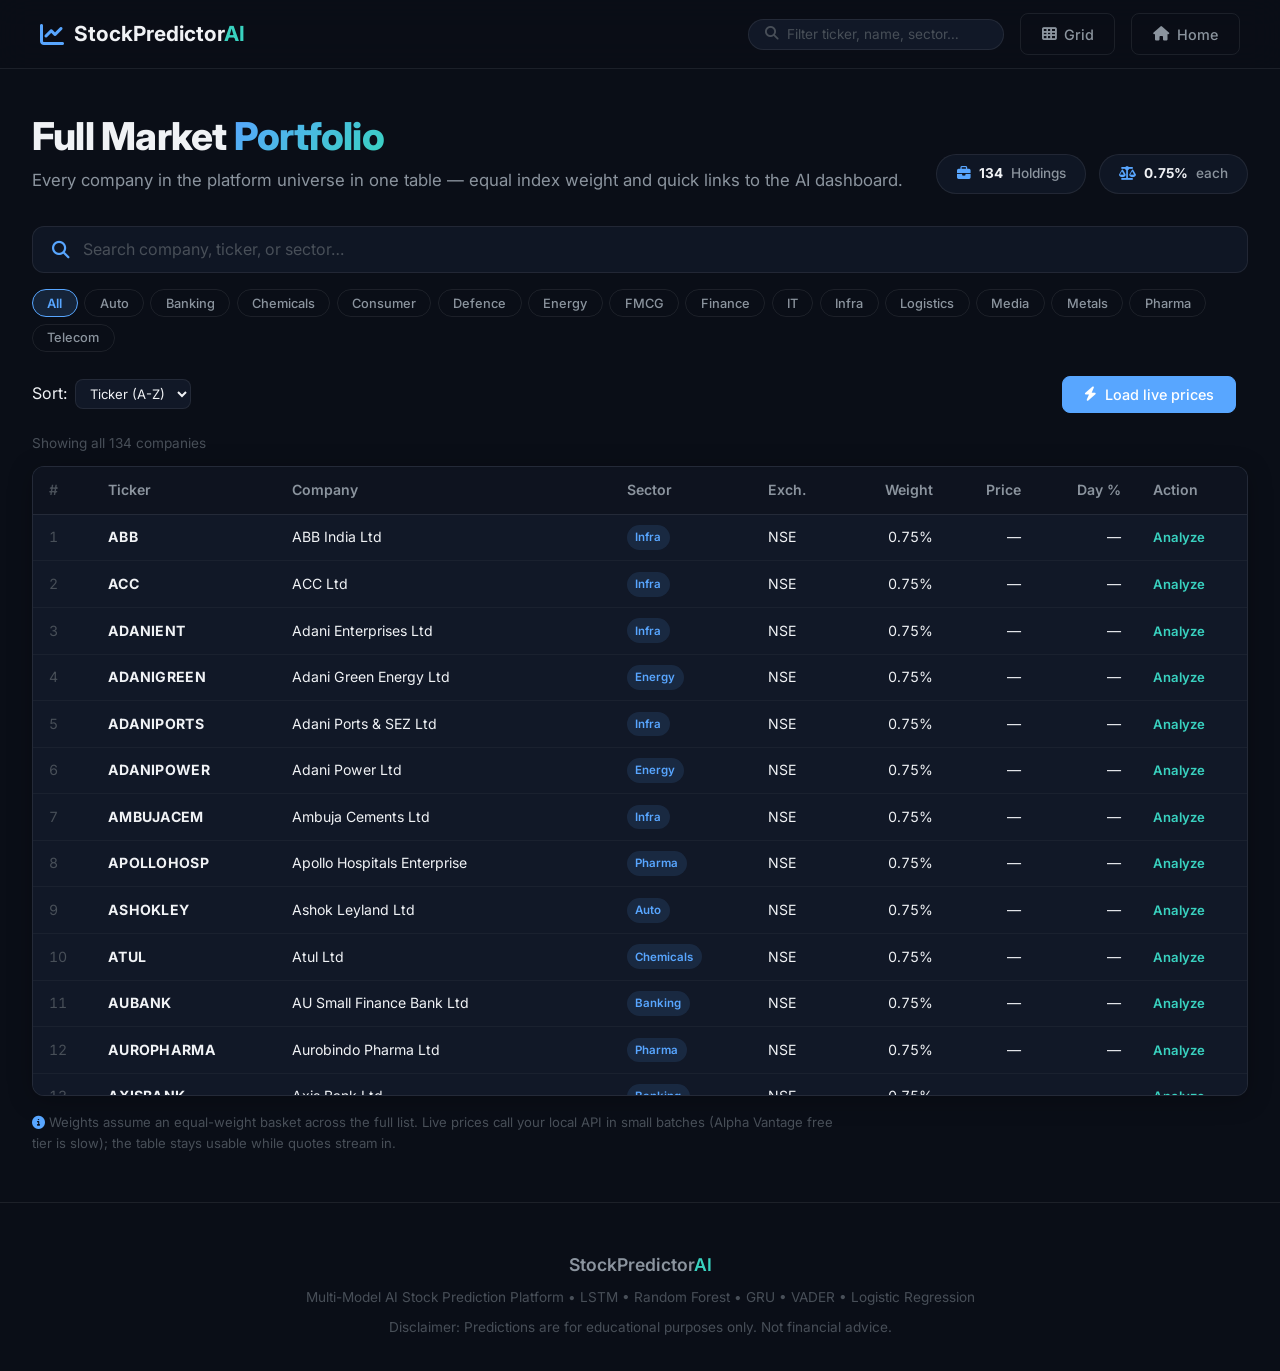
<file: portfolio.html>
<!DOCTYPE html>
<html lang="en">
<head>
    <meta charset="UTF-8">
    <meta name="viewport" content="width=device-width, initial-scale=1.0">
    <title>Full Portfolio — All Companies | StockPredictor AI</title>
    <meta name="description" content="Equal-weight style view of every company in the StockPredictor universe with optional live quotes from your local API.">
    <link rel="stylesheet" href="style.css">
    <link rel="stylesheet" href="stocks.css">
    <link rel="stylesheet" href="portfolio.css">
    <link href="https://fonts.googleapis.com/css2?family=Inter:wght@300;400;500;600;700;800&display=swap" rel="stylesheet">
    <link rel="stylesheet" href="https://cdnjs.cloudflare.com/ajax/libs/font-awesome/6.5.1/css/all.min.css">
</head>
<body>

    <nav class="navbar" id="navbar">
        <a href="index.html" class="logo" style="text-decoration:none;">
            <i class="fas fa-chart-line"></i> <span>StockPredictor<span style="color: var(--accent-cyan);">AI</span></span>
        </a>
        <div class="nav-right">
            <div class="search-bar-nav">
                <i class="fas fa-search"></i>
                <input type="text" id="navSearchInput" placeholder="Filter ticker, name, sector…" autocomplete="off">
            </div>
            <a href="stocks.html" class="btn-antd btn-ghost" style="text-decoration:none;"><i class="fas fa-th"></i> Grid</a>
            <a href="index.html" class="btn-antd btn-ghost" style="text-decoration:none;"><i class="fas fa-home"></i> Home</a>
        </div>
    </nav>

    <main class="stocks-main">
        <div class="stocks-header">
            <div>
                <h1>Full Market <span class="highlight">Portfolio</span></h1>
                <p>Every company in the platform universe in one table — equal index weight and quick links to the AI dashboard.</p>
            </div>
            <div class="stocks-stats">
                <div class="stat-pill">
                    <i class="fas fa-briefcase"></i>
                    <span id="totalCount">0</span> Holdings
                </div>
                <div class="stat-pill">
                    <i class="fas fa-scale-balanced"></i>
                    <span id="weightEach">0%</span> each
                </div>
            </div>
        </div>

        <div class="filter-bar">
            <div class="search-box">
                <i class="fas fa-search"></i>
                <input type="text" id="searchInput" placeholder="Search company, ticker, or sector…" autocomplete="off">
            </div>
            <div class="sector-filters" id="sectorFilters">
                <button class="sector-btn active" data-sector="all">All</button>
            </div>
        </div>

        <div class="portfolio-toolbar">
            <div class="sort-controls" style="margin:0;">
                <label>Sort:</label>
                <select id="sortSelect">
                    <option value="ticker">Ticker (A-Z)</option>
                    <option value="ticker_desc">Ticker (Z-A)</option>
                    <option value="name">Name (A-Z)</option>
                    <option value="name_desc">Name (Z-A)</option>
                    <option value="sector">Sector</option>
                </select>
            </div>
            <div style="display:flex; flex-wrap:wrap; gap:0.75rem; align-items:center;">
                <button type="button" class="btn-antd" id="refreshQuotesBtn"><i class="fas fa-bolt"></i> Load live prices</button>
                <span class="portfolio-quote-meta" id="quoteProgress"></span>
            </div>
        </div>

        <div class="results-info" style="margin-bottom:0.75rem;">
            <span id="resultsText">Showing all companies</span>
        </div>

        <div class="portfolio-table-wrap">
            <table class="portfolio-table" aria-label="Full portfolio of companies">
                <thead>
                    <tr>
                        <th class="col-num">#</th>
                        <th>Ticker</th>
                        <th>Company</th>
                        <th>Sector</th>
                        <th>Exch.</th>
                        <th class="num">Weight</th>
                        <th class="num">Price</th>
                        <th class="num">Day %</th>
                        <th>Action</th>
                    </tr>
                </thead>
                <tbody id="portfolioBody"></tbody>
            </table>
        </div>

        <p style="margin-top:1rem; font-size:0.82rem; color:var(--text-muted); max-width:820px;">
            <i class="fas fa-circle-info" style="color:var(--accent-blue);"></i>
            Weights assume an equal-weight basket across the full list. Live prices call your local API in small batches (Alpha Vantage free tier is slow); the table stays usable while quotes stream in.
        </p>
    </main>

    <footer class="site-footer">
        <div class="footer-brand">StockPredictor<span style="color:var(--accent-cyan);">AI</span></div>
        <p>Multi-Model AI Stock Prediction Platform &bull; LSTM &bull; Random Forest &bull; GRU &bull; VADER &bull; Logistic Regression</p>
        <p style="margin-top:0.5rem;">Disclaimer: Predictions are for educational purposes only. Not financial advice.</p>
    </footer>

    <script src="companies-data.js"></script>
    <script src="portfolio.js"></script>
</body>
</html>
</file>
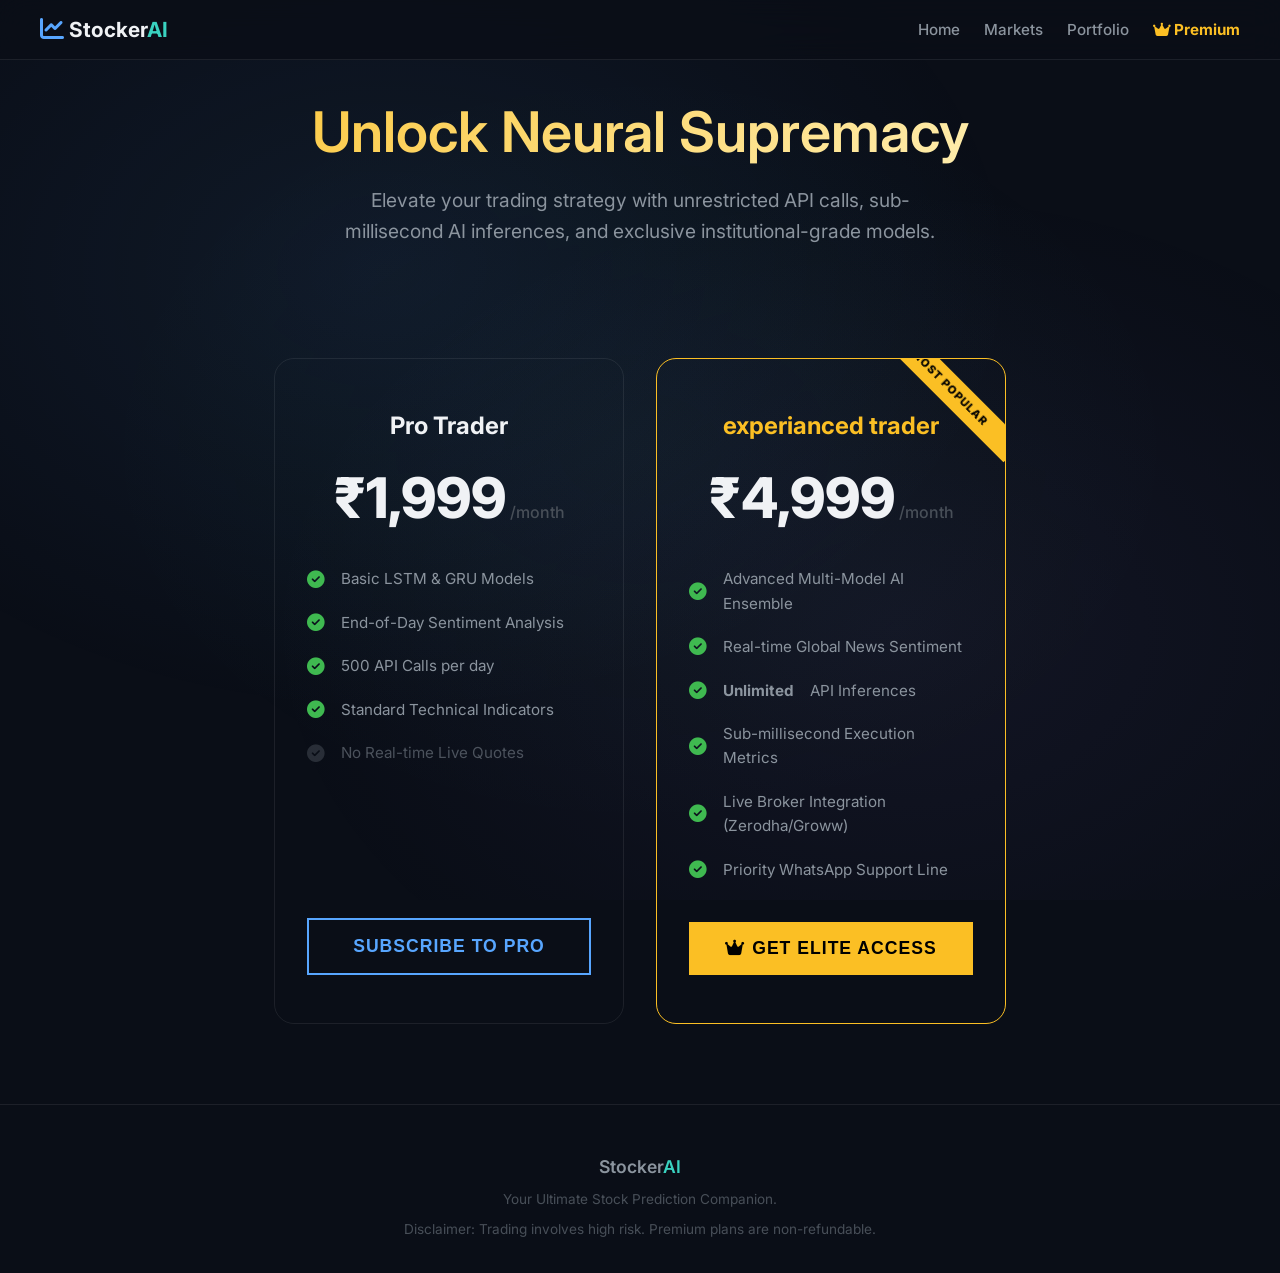
<file: premium.html>
<!DOCTYPE html>
<html lang="en">
<head>
    <meta charset="UTF-8">
    <meta name="viewport" content="width=device-width, initial-scale=1.0">
    <title>StockerAI Premium | Elite Trading Intelligence</title>
    <meta name="description" content="Upgrade to StockerAI Premium for real-time latency, infinite APIs, advanced neural network custom models, and much more.">
    <link rel="stylesheet" href="style.css">
    <link href="https://fonts.googleapis.com/css2?family=Inter:wght@300;400;500;600;700;800&display=swap" rel="stylesheet">
    <link rel="stylesheet" href="https://cdnjs.cloudflare.com/ajax/libs/font-awesome/6.5.1/css/all.min.css">
    <style>
        .premium-hero {
            text-align: center;
            padding: 6rem 2rem 4rem;
            position: relative;
            overflow: hidden;
        }
        .premium-hero h1 {
            font-size: 3.5rem;
            margin-bottom: 1rem;
            background: linear-gradient(135deg, var(--accent-gold), #fff9d2);
            -webkit-background-clip: text;
            -webkit-text-fill-color: transparent;
        }
        .premium-hero p {
            font-size: 1.2rem;
            color: var(--text-secondary);
            max-width: 600px;
            margin: 0 auto 3rem;
        }
        
        .pricing-plans {
            display: flex;
            justify-content: center;
            gap: 2rem;
            max-width: 1200px;
            margin: 0 auto;
            flex-wrap: wrap;
            padding: 0 2rem 5rem;
        }

        .pricing-card {
            background: var(--bg-hover);
            border: 1px solid var(--border-color);
            border-radius: 20px;
            padding: 3rem 2rem;
            width: 350px;
            text-align: center;
            position: relative;
            transition: transform 0.4s cubic-bezier(0.175, 0.885, 0.32, 1.275), box-shadow 0.4s ease;
            display: flex;
            flex-direction: column;
            overflow: hidden;
            backdrop-filter: blur(10px);
        }

        .pricing-card:hover {
            transform: translateY(-15px);
            box-shadow: 0 20px 40px rgba(0, 0, 0, 0.4);
            border-color: var(--accent-blue);
        }

        .pricing-card.elite {
            border-color: var(--accent-gold);
            background: linear-gradient(180deg, rgba(234, 179, 8, 0.05) 0%, var(--bg-hover) 100%);
        }
        
        .pricing-card.elite::before {
            content: "MOST POPULAR";
            position: absolute;
            top: 15px;
            right: -35px;
            background: var(--accent-gold);
            color: #000;
            font-weight: 800;
            font-size: 0.7rem;
            padding: 5px 40px;
            transform: rotate(45deg);
            letter-spacing: 1px;
        }

        .pricing-card.pro:hover { border-color: var(--accent-blue); }
        .pricing-card.elite:hover { 
            border-color: var(--accent-gold);
            box-shadow: 0 20px 40px rgba(234, 179, 8, 0.15);
        }

        .plan-name {
            font-size: 1.5rem;
            font-weight: 700;
            margin-bottom: 0.5rem;
            color: var(--text-primary);
        }

        .plan-price {
            font-size: 3.5rem;
            font-weight: 800;
            margin-bottom: 1.5rem;
            color: var(--text-primary);
        }

        .plan-price span {
            font-size: 1rem;
            font-weight: 500;
            color: var(--text-muted);
        }

        .plan-features {
            list-style: none;
            padding: 0;
            margin: 0 0 2.5rem 0;
            text-align: left;
            flex-grow: 1;
            display: flex;
            flex-direction: column;
            gap: 1.2rem;
        }

        .plan-features li {
            display: flex;
            align-items: center;
            gap: 1rem;
            color: var(--text-secondary);
            font-size: 0.95rem;
        }

        .plan-features li i {
            color: var(--positive);
            font-size: 1.1rem;
        }

        .btn-buy {
            padding: 1rem 2rem;
            border-radius: var(--radius-full);
            font-weight: 600;
            font-size: 1.1rem;
            cursor: pointer;
            transition: all 0.3s ease;
            border: none;
            text-transform: uppercase;
            letter-spacing: 1px;
            width: 100%;
        }

        .btn-buy.pro {
            background: transparent;
            border: 2px solid var(--accent-blue);
            color: var(--accent-blue);
        }

        .btn-buy.pro:hover {
            background: var(--accent-blue);
            color: white;
            box-shadow: 0 0 20px rgba(59, 130, 246, 0.4);
        }

        .btn-buy.elite {
            background: var(--accent-gold);
            color: #000;
        }

        .btn-buy.elite:hover {
            background: #fde047;
            box-shadow: 0 0 25px rgba(234, 179, 8, 0.6);
            transform: scale(1.05);
        }
        
        .pulse-gold {
            animation: pulse-glow 2s infinite;
        }
        
        @keyframes pulse-glow {
            0% { text-shadow: 0 0 5px rgba(234, 179, 8, 0.2); }
            50% { text-shadow: 0 0 20px rgba(234, 179, 8, 0.8); }
            100% { text-shadow: 0 0 5px rgba(234, 179, 8, 0.2); }
        }
    </style>
</head>
<body class="landing-page">

    <!-- Navbar -->
    <nav class="navbar" id="navbar">
        <div class="logo">
            <a href="index.html" style="text-decoration:none; color:inherit;">
                <i class="fas fa-chart-line"></i> <span>Stocker<span style="color: var(--accent-cyan);">AI</span></span>
            </a>
        </div>
        <ul class="nav-links">
            <li><a href="index.html">Home</a></li>
            <li><a href="stocks.html">Markets</a></li>
            <li><a href="portfolio.html">Portfolio</a></li>
            <li><a href="#" style="color: var(--accent-gold); font-weight: bold;"><i class="fas fa-crown"></i> Premium</a></li>
        </ul>
    </nav>

    <main>
        <section class="premium-hero fade-in delay-1">
            <h1 class="pulse-gold">Unlock Neural Supremacy</h1>
            <p>Elevate your trading strategy with unrestricted API calls, sub-millisecond AI inferences, and exclusive institutional-grade models.</p>
        </section>

        <section class="pricing-plans fade-in delay-2">
            <!-- Pro Plan -->
            <div class="pricing-card pro">
                <div class="plan-name">Pro Trader</div>
                <div class="plan-price">₹1,999<span> /month</span></div>
                <ul class="plan-features">
                    <li><i class="fas fa-check-circle"></i> Basic LSTM & GRU Models</li>
                    <li><i class="fas fa-check-circle"></i> End-of-Day Sentiment Analysis</li>
                    <li><i class="fas fa-check-circle"></i> 500 API Calls per day</li>
                    <li><i class="fas fa-check-circle"></i> Standard Technical Indicators</li>
                    <li><i class="fas fa-check-circle" style="color:var(--text-muted); opacity: 0.5;"></i> <span style="opacity:0.5;">No Real-time Live Quotes</span></li>
                </ul>
                <button class="btn-buy pro">Subscribe to Pro</button>
            </div>

            <!-- Elite Plan -->
            <div class="pricing-card elite">
                <div class="plan-name" style="color:var(--accent-gold);">experianced trader</div>
                <div class="plan-price">₹4,999<span> /month</span></div>
                <ul class="plan-features">
                    <li><i class="fas fa-check-circle"></i> Advanced Multi-Model AI Ensemble</li>
                    <li><i class="fas fa-check-circle"></i> Real-time Global News Sentiment</li>
                    <li><i class="fas fa-check-circle"></i> <strong>Unlimited</strong> API Inferences</li>
                    <li><i class="fas fa-check-circle"></i> Sub-millisecond Execution Metrics</li>
                    <li><i class="fas fa-check-circle"></i> Live Broker Integration (Zerodha/Groww)</li>
                    <li><i class="fas fa-check-circle"></i> Priority WhatsApp Support Line</li>
                </ul>
                <button class="btn-buy elite"><i class="fas fa-crown"></i> Get Elite Access</button>
            </div>
        </section>
    </main>

    <!-- Footer -->
    <footer class="site-footer">
        <div class="footer-brand">Stocker<span style="color:var(--accent-cyan);">AI</span></div>
        <p>Your Ultimate Stock Prediction Companion.</p>
        <p style="margin-top:0.5rem;">Disclaimer: Trading involves high risk. Premium plans are non-refundable.</p>
    </footer>

</body>
</html>
</file>
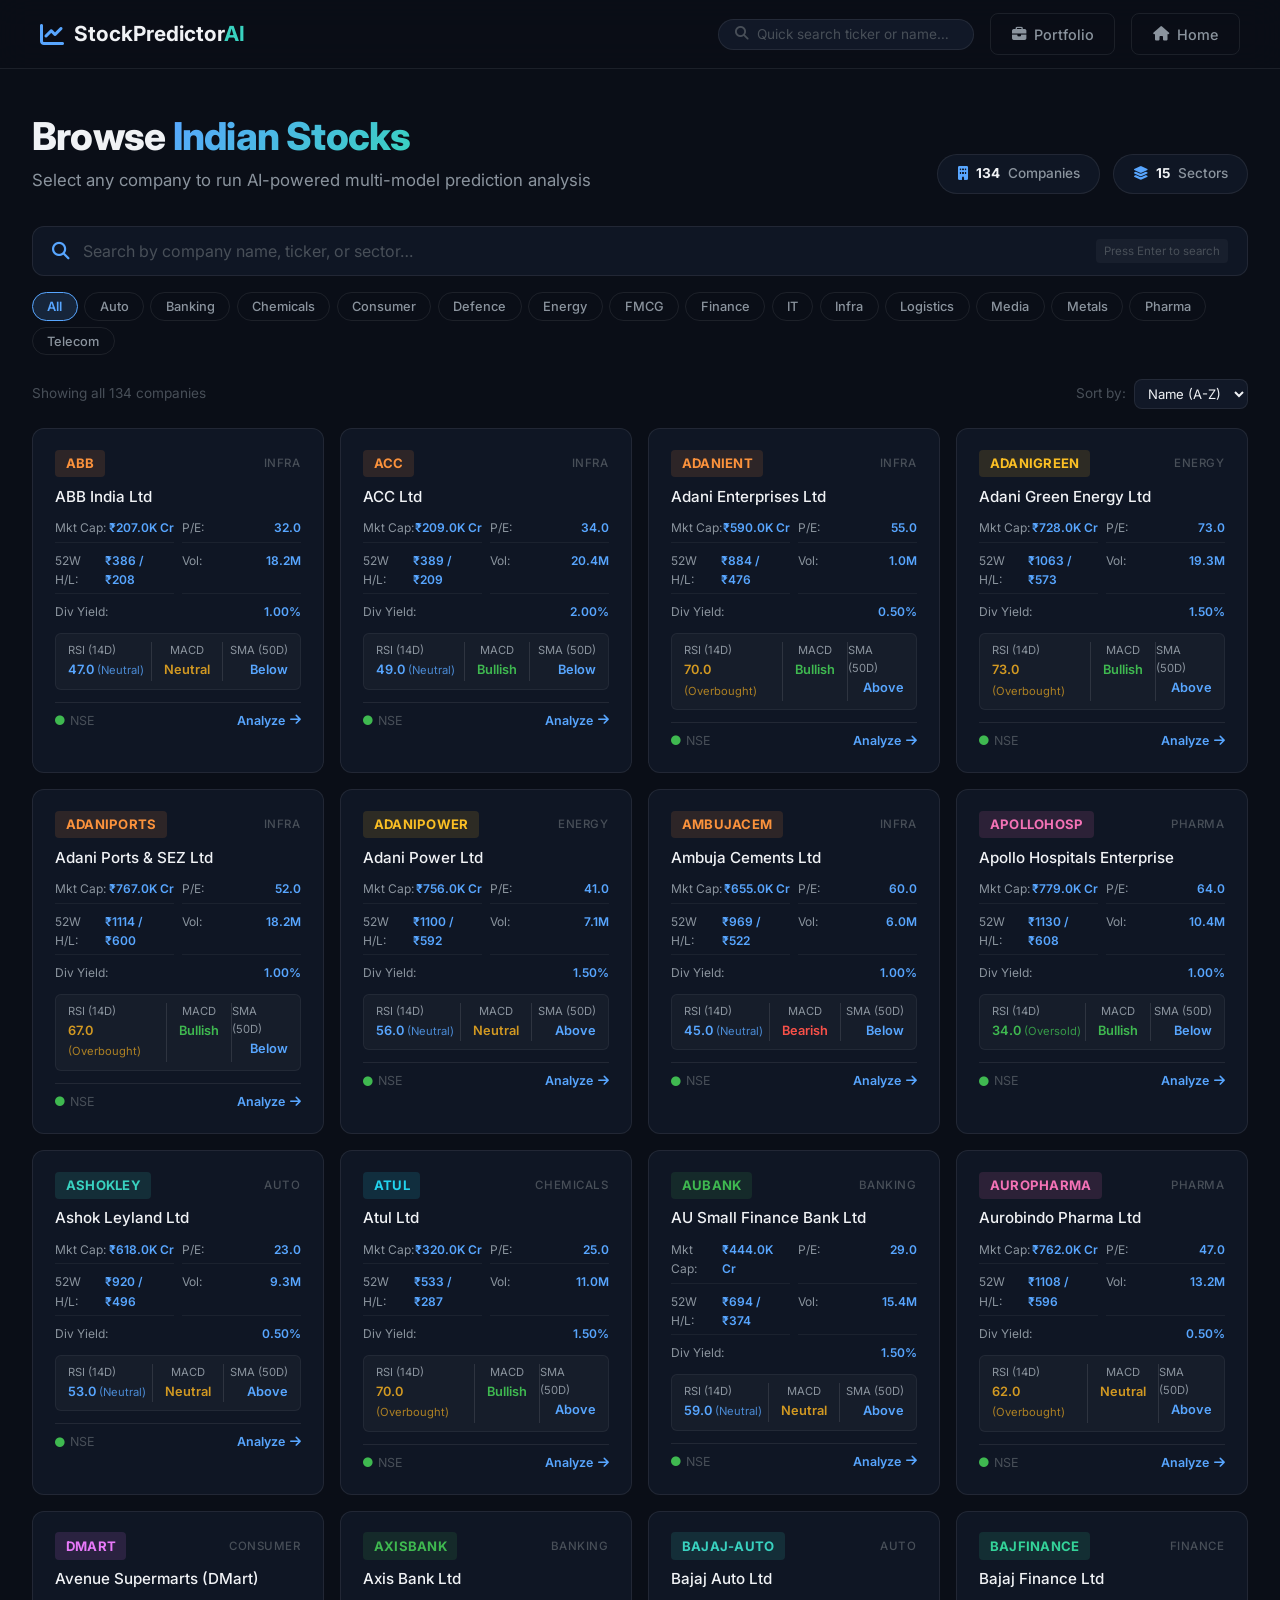
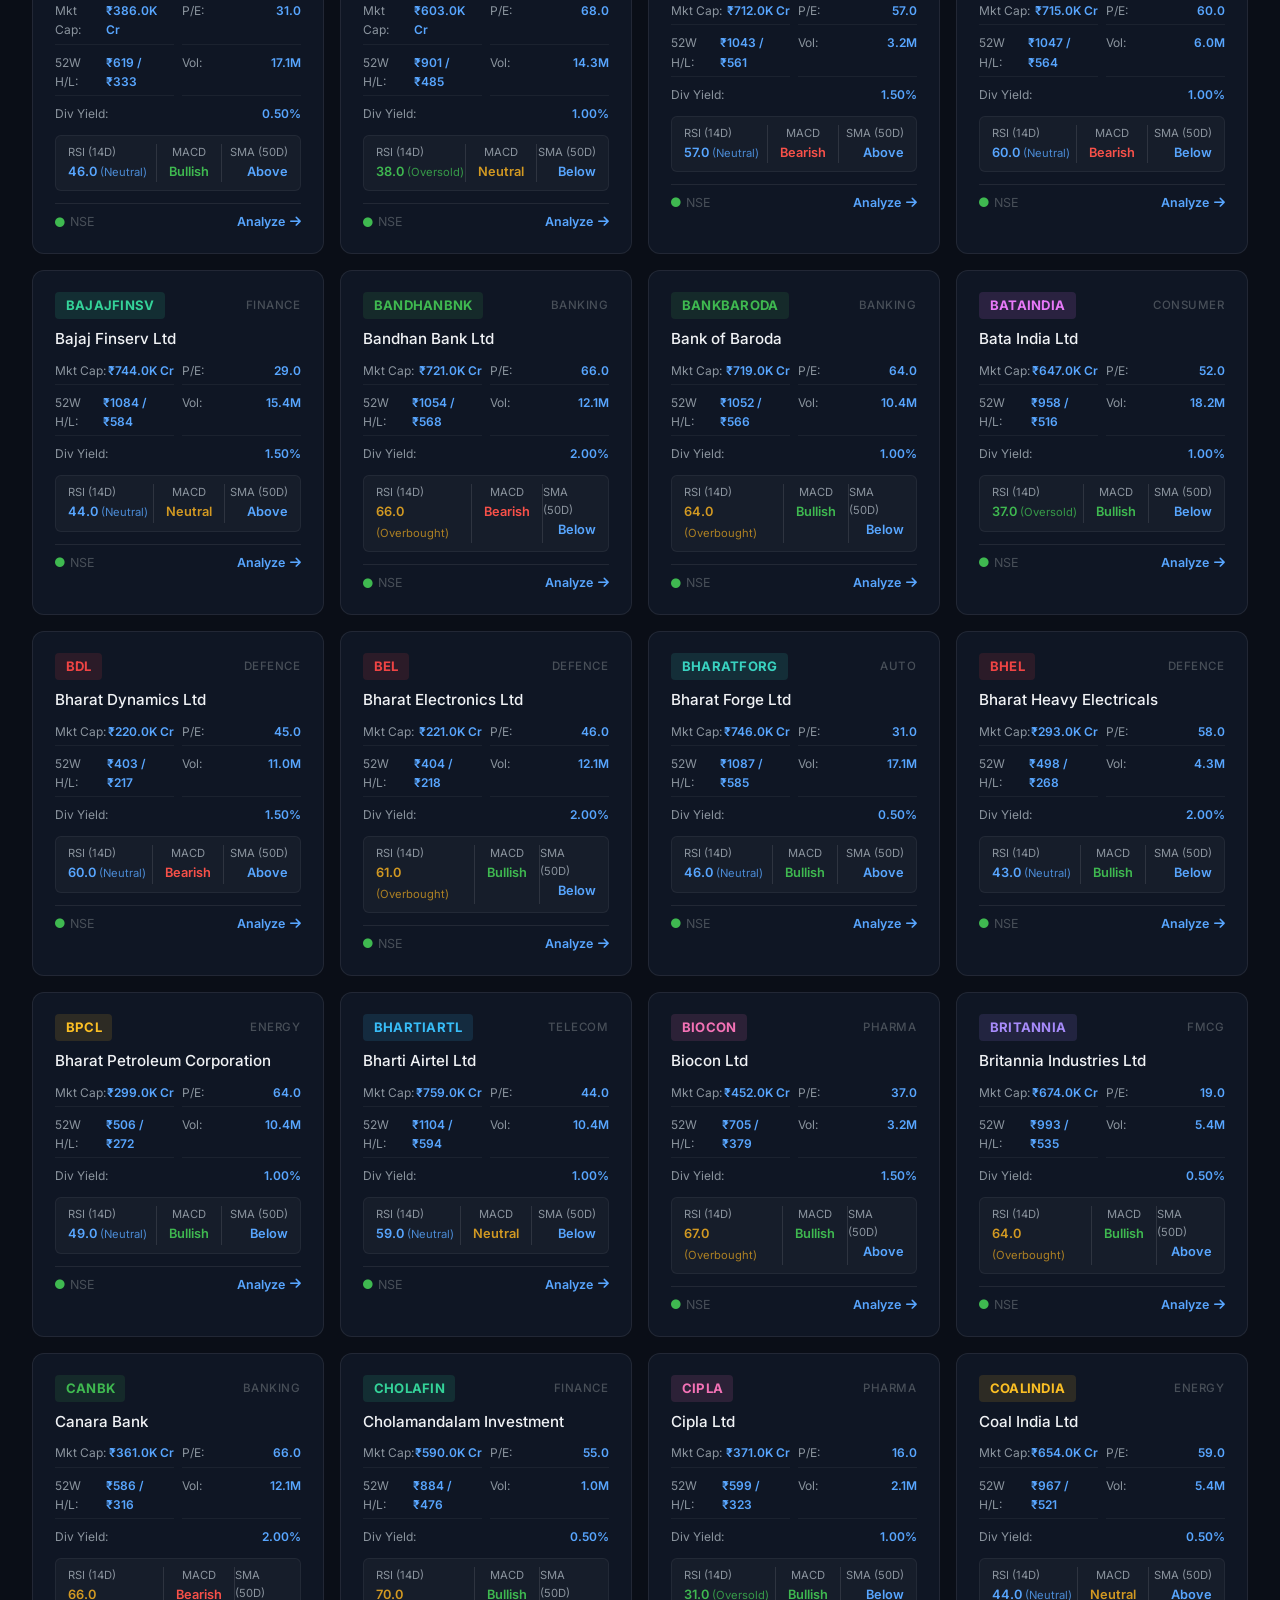
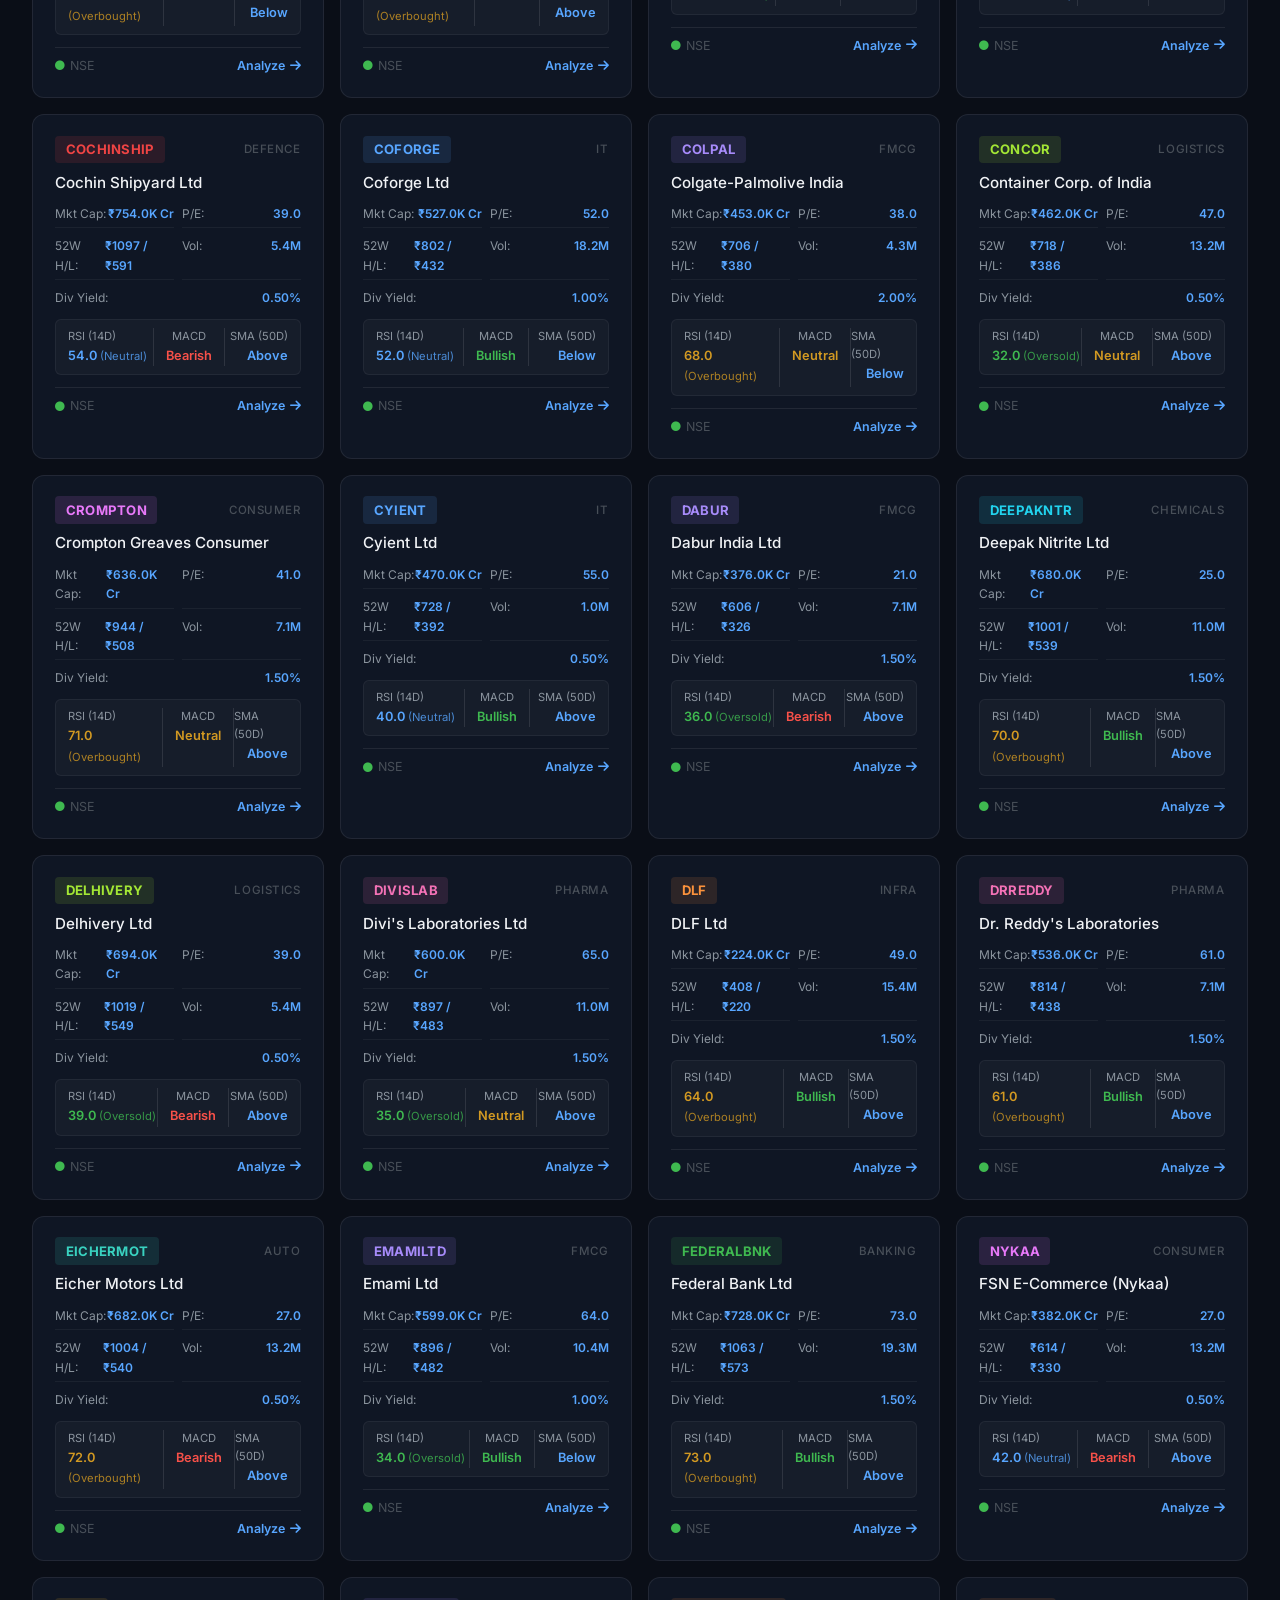
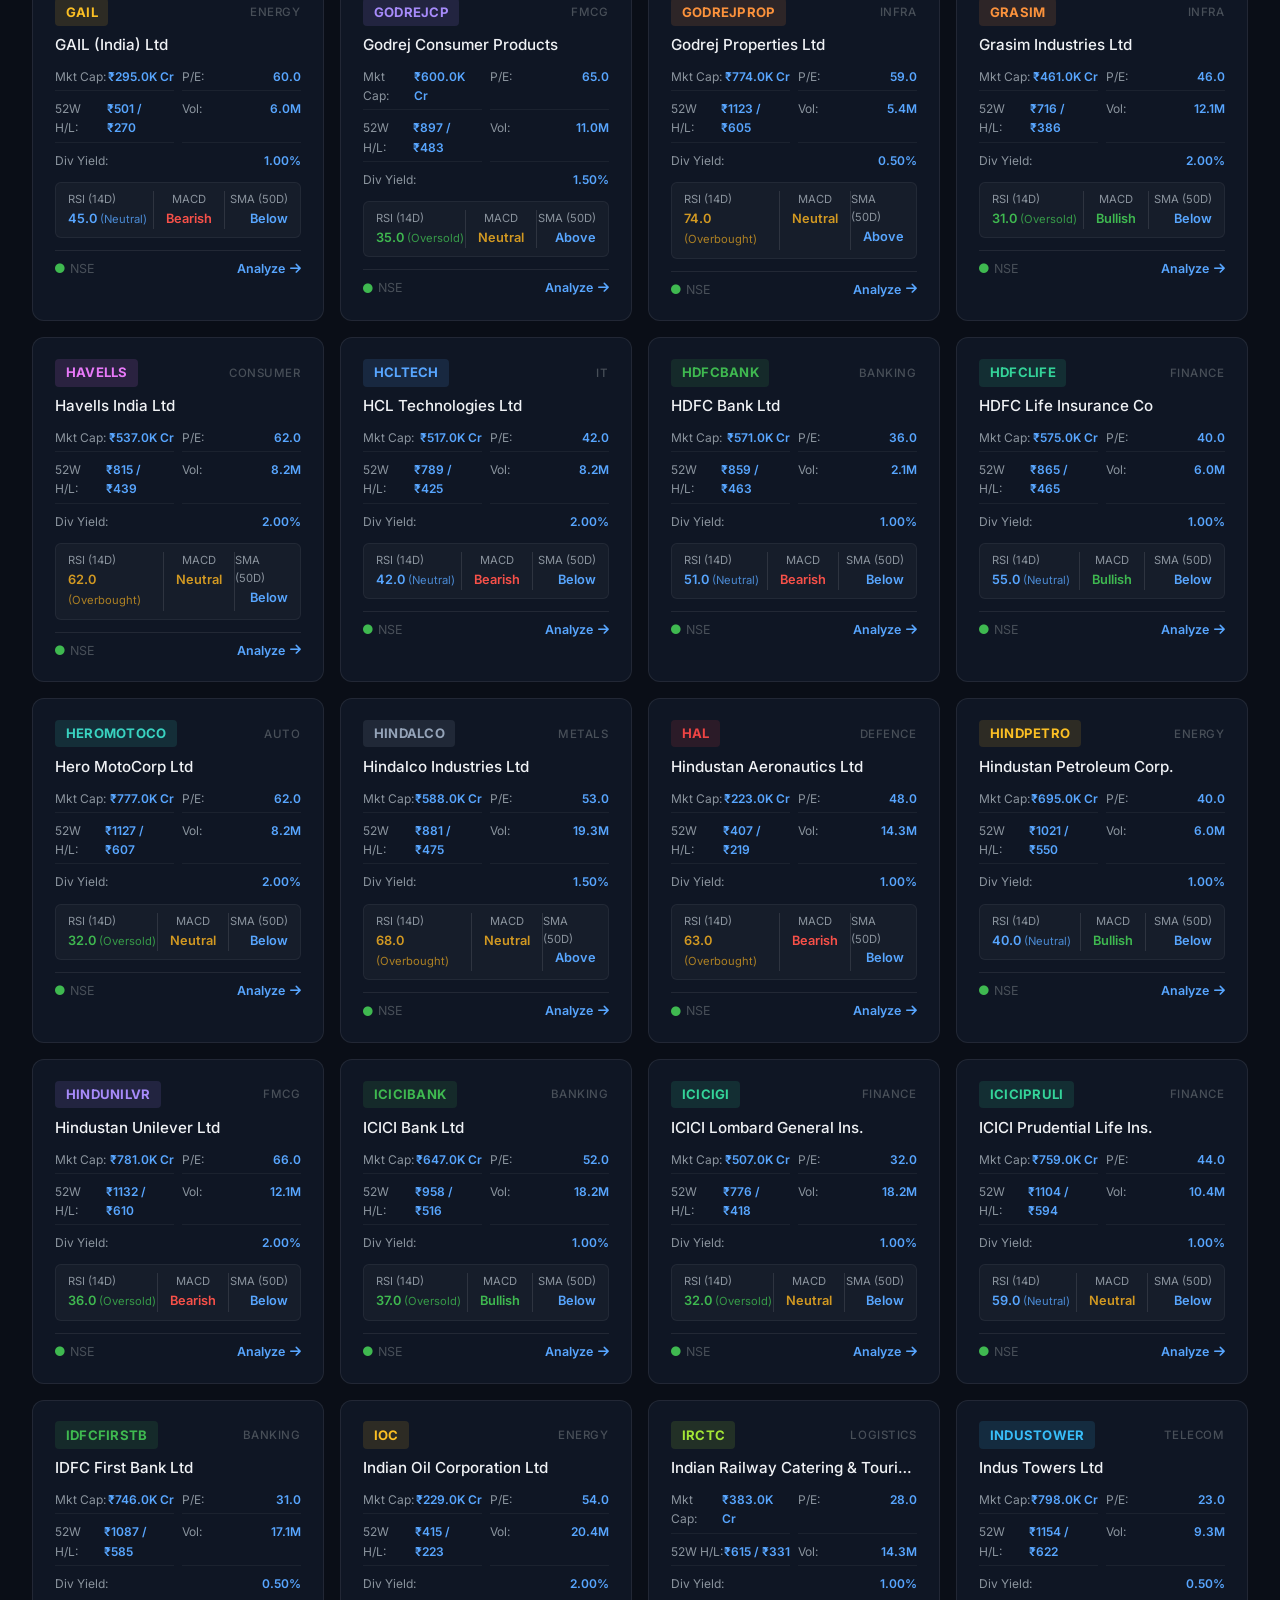
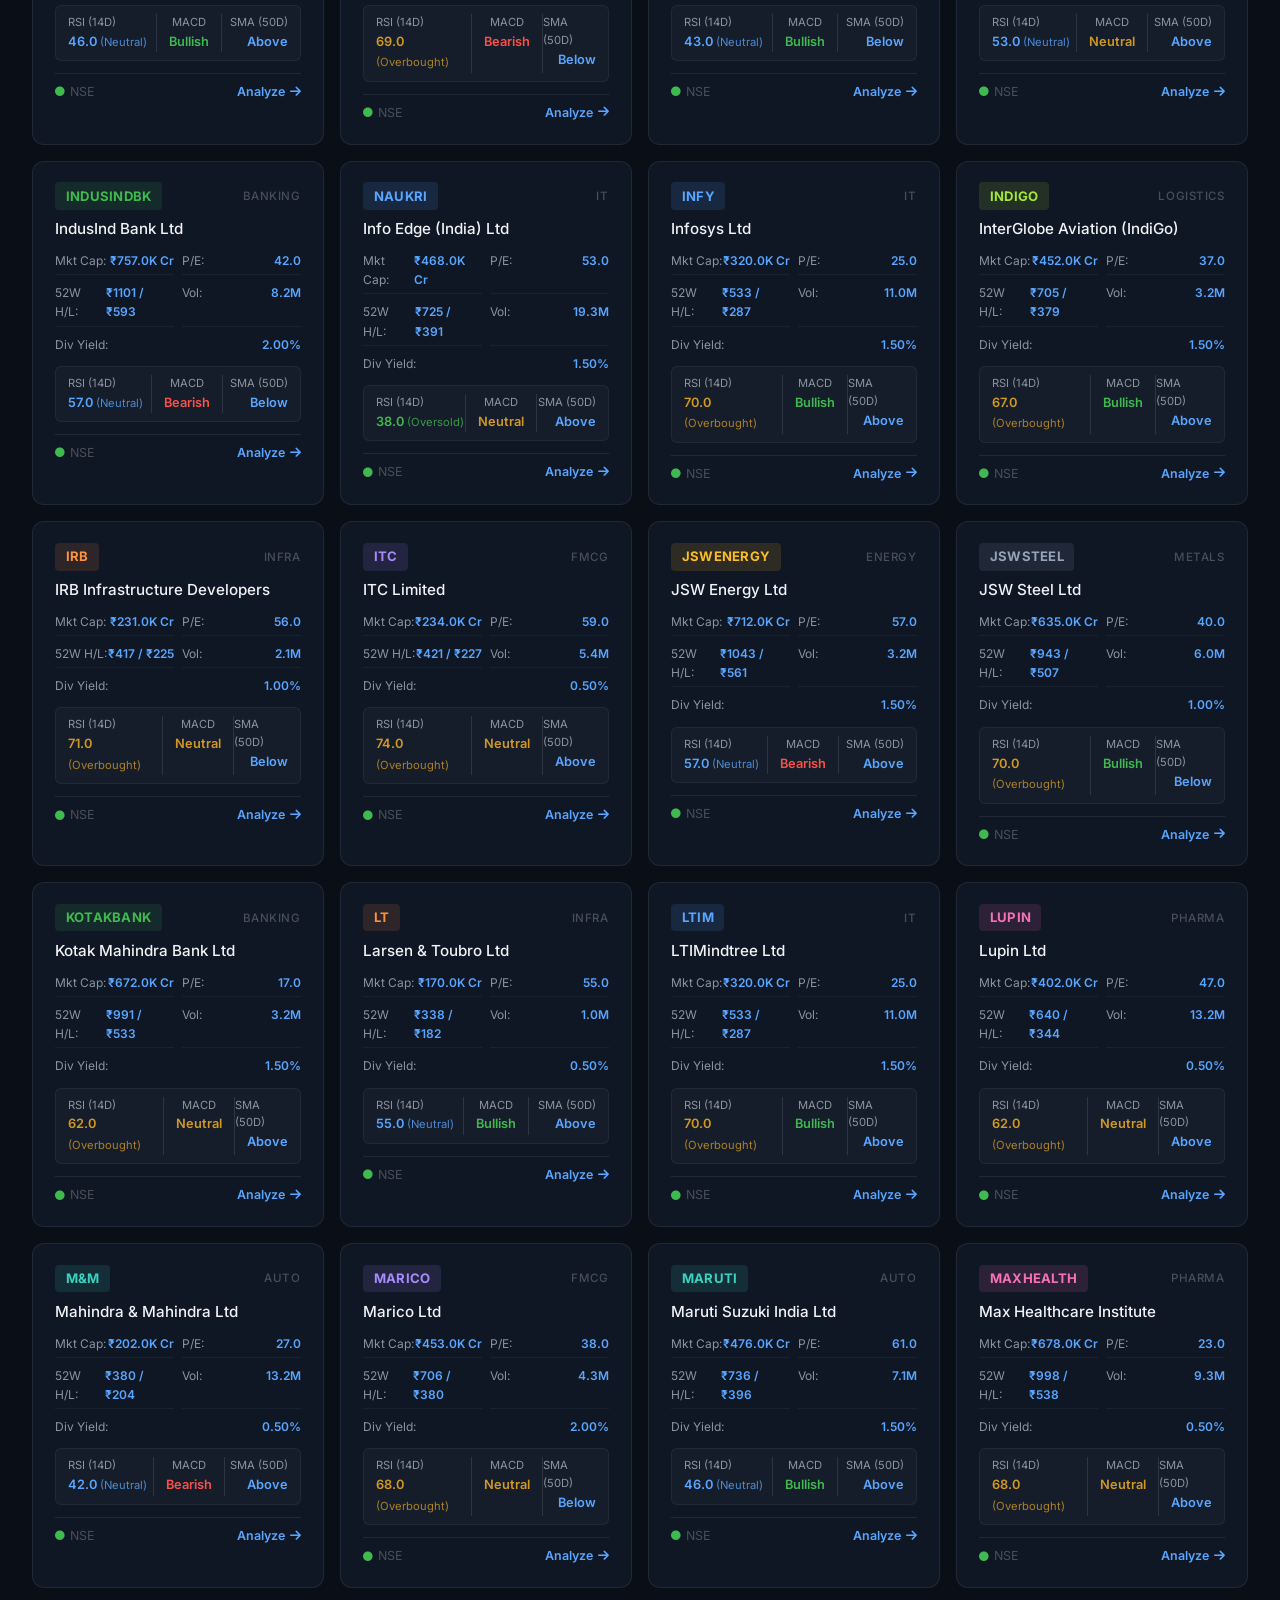
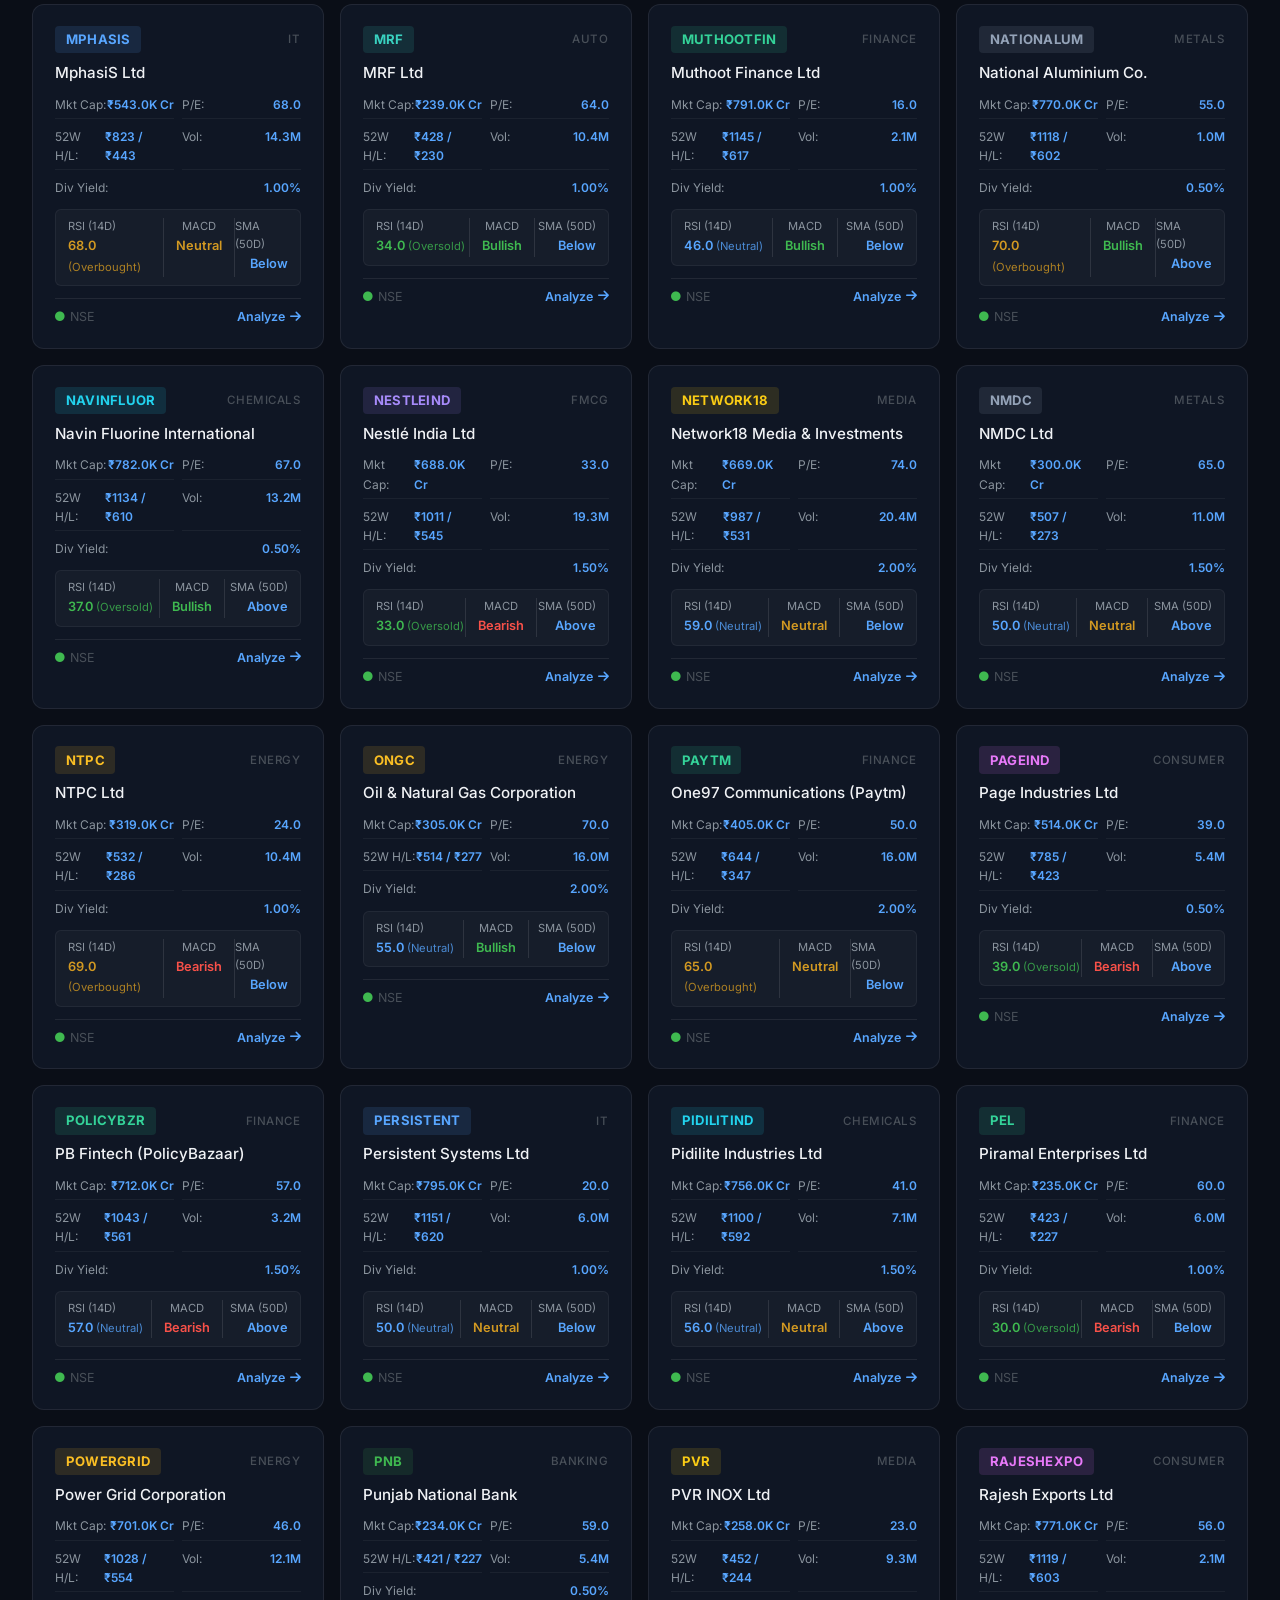
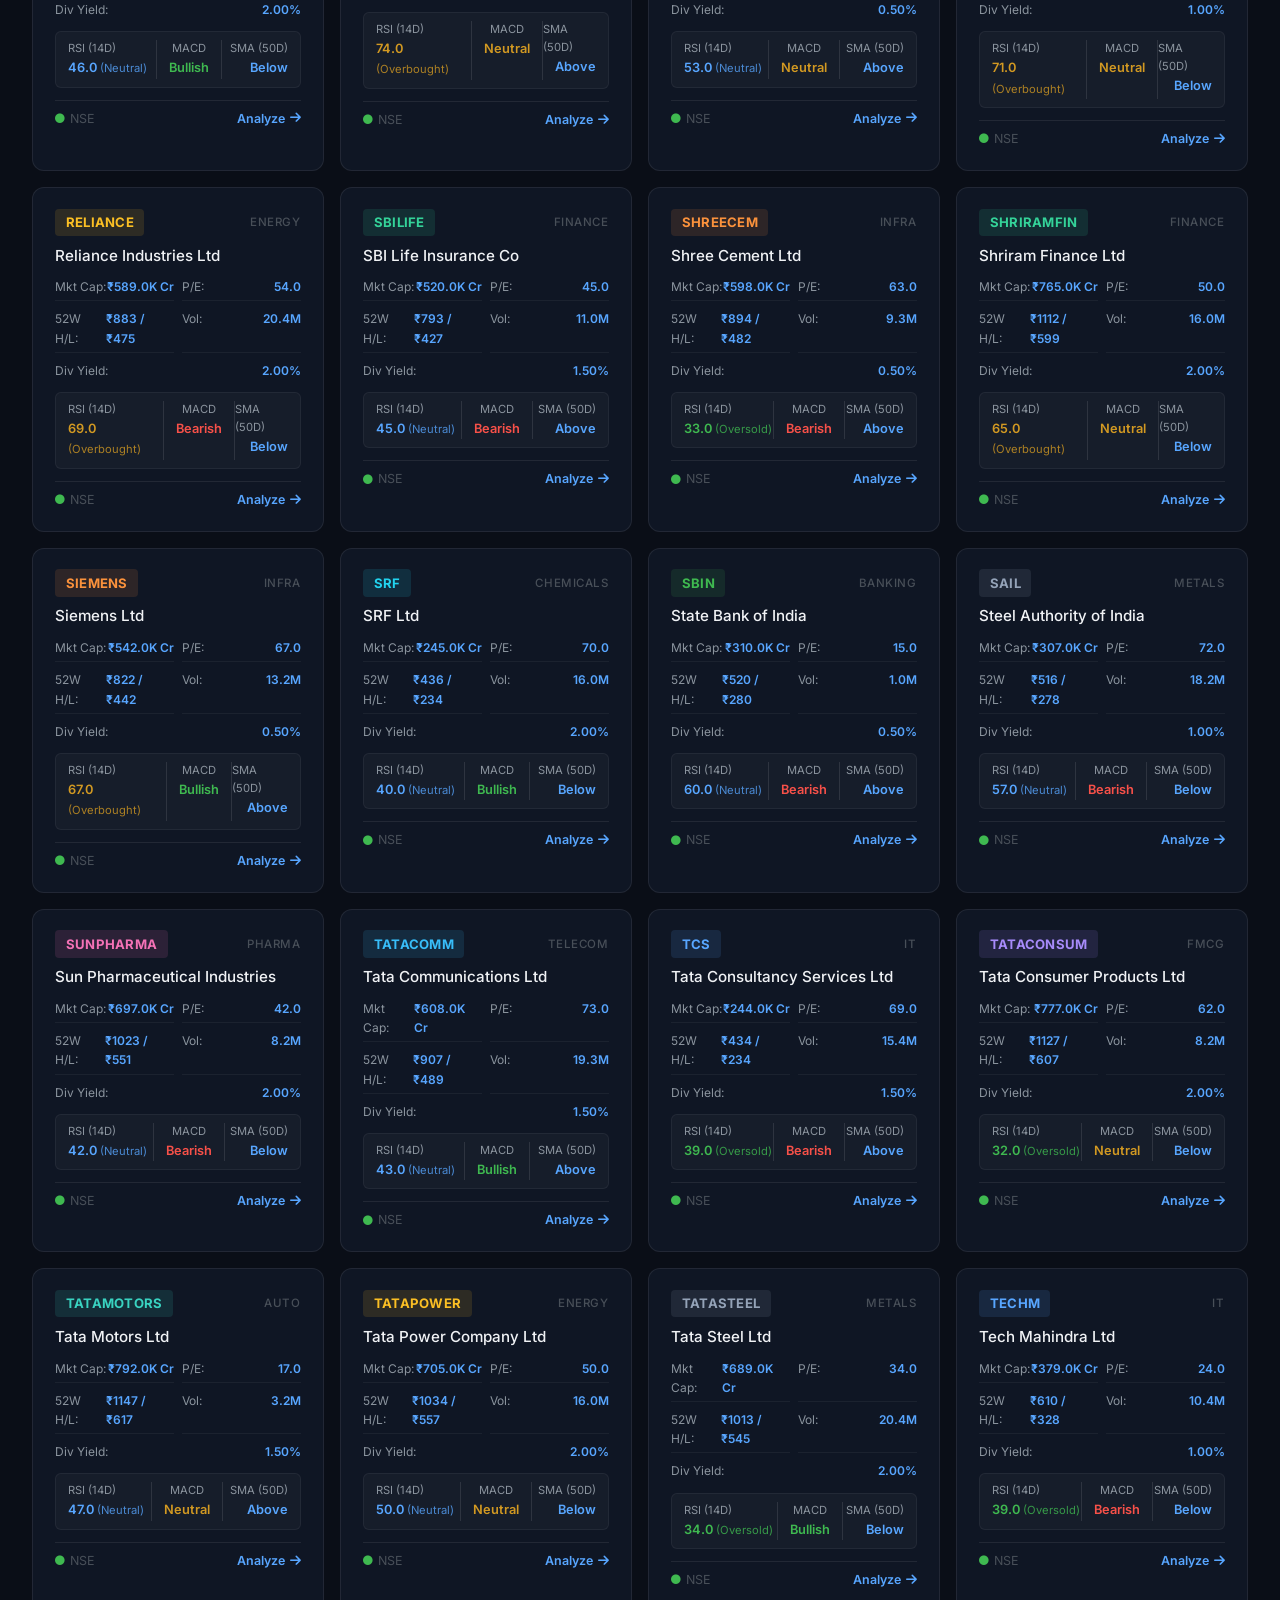
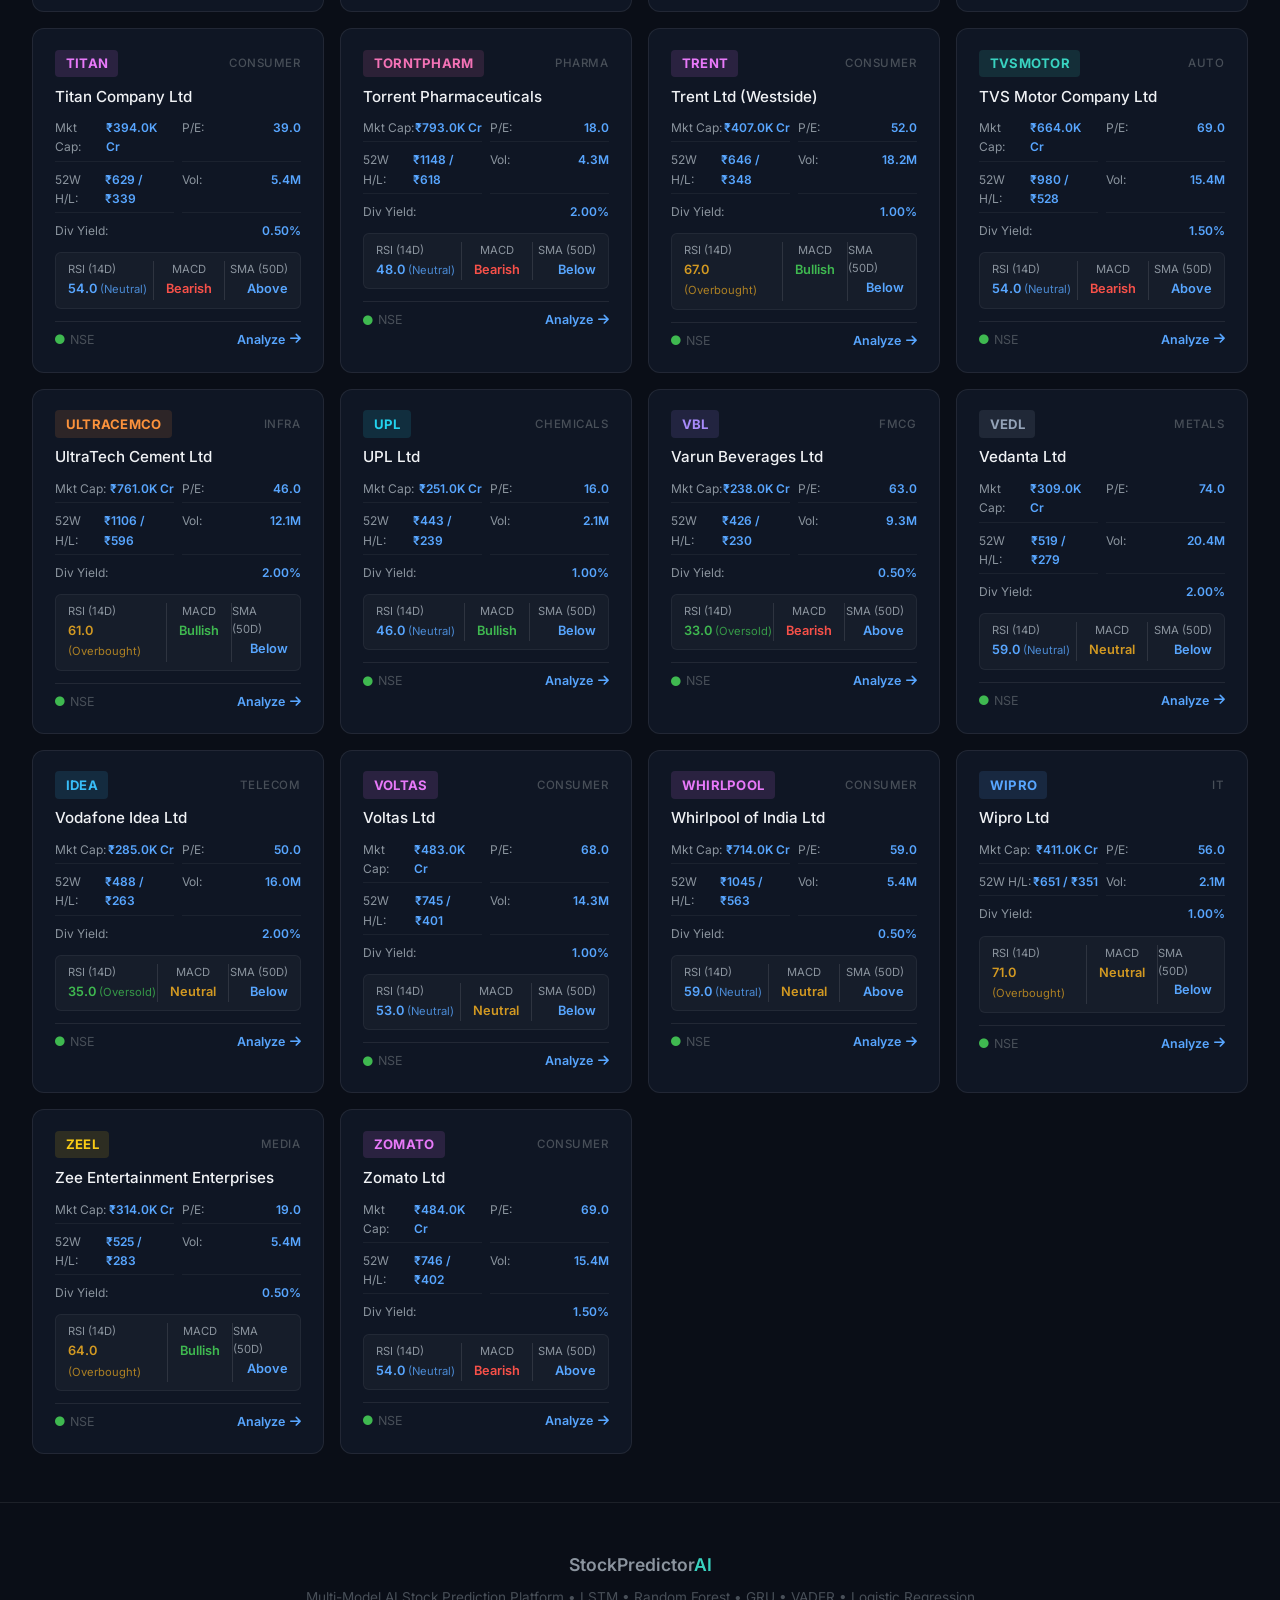
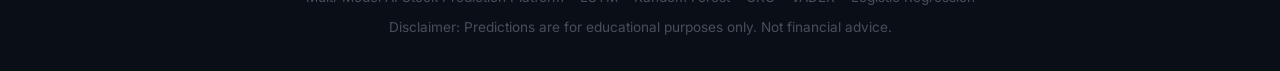
<file: stocks.html>
<!DOCTYPE html>
<html lang="en">
<head>
    <meta charset="UTF-8">
    <meta name="viewport" content="width=device-width, initial-scale=1.0">
    <title>All Stocks — Browse Indian Markets | StockPredictor AI</title>
    <meta name="description" content="Browse and search all NSE & BSE listed Indian companies. Select any stock for AI-powered multi-model prediction analysis.">
    <link rel="stylesheet" href="style.css">
    <link rel="stylesheet" href="stocks.css">
    <link href="https://fonts.googleapis.com/css2?family=Inter:wght@300;400;500;600;700;800&display=swap" rel="stylesheet">
    <link rel="stylesheet" href="https://cdnjs.cloudflare.com/ajax/libs/font-awesome/6.5.1/css/all.min.css">
</head>
<body>

    <!-- Navbar -->
    <nav class="navbar" id="navbar">
        <a href="index.html" class="logo" style="text-decoration:none;">
            <i class="fas fa-chart-line"></i> <span>StockPredictor<span style="color: var(--accent-cyan);">AI</span></span>
        </a>
        <div class="nav-right">
            <div class="search-bar-nav">
                <i class="fas fa-search"></i>
                <input type="text" id="navSearchInput" placeholder="Quick search ticker or name…" autocomplete="off">
            </div>
            <a href="portfolio.html" class="btn-antd btn-ghost" style="text-decoration:none;"><i class="fas fa-briefcase"></i> Portfolio</a>
            <a href="index.html" class="btn-antd btn-ghost" style="text-decoration:none;"><i class="fas fa-home"></i> Home</a>
        </div>
    </nav>

    <main class="stocks-main">
        <!-- Page Header -->
        <div class="stocks-header">
            <div>
                <h1>Browse <span class="highlight">Indian Stocks</span></h1>
                <p>Select any company to run AI-powered multi-model prediction analysis</p>
            </div>
            <div class="stocks-stats">
                <div class="stat-pill">
                    <i class="fas fa-building"></i>
                    <span id="totalCount">0</span> Companies
                </div>
                <div class="stat-pill">
                    <i class="fas fa-layer-group"></i>
                    <span id="sectorCount">0</span> Sectors
                </div>
            </div>
        </div>

        <!-- Filters -->
        <div class="filter-bar">
            <div class="search-box">
                <i class="fas fa-search"></i>
                <input type="text" id="searchInput" placeholder="Search by company name, ticker, or sector…" autocomplete="off">
                <span class="search-hint" id="searchHint">Press Enter to search</span>
            </div>
            <div class="sector-filters" id="sectorFilters">
                <button class="sector-btn active" data-sector="all">All</button>
            </div>
        </div>

        <!-- Results info -->
        <div class="results-info">
            <span id="resultsText">Showing all companies</span>
            <div class="sort-controls">
                <label>Sort by:</label>
                <select id="sortSelect">
                    <option value="name">Name (A-Z)</option>
                    <option value="name_desc">Name (Z-A)</option>
                    <option value="sector">Sector</option>
                    <option value="ticker">Ticker</option>
                </select>
            </div>
        </div>

        <!-- Stock Grid -->
        <div class="stocks-grid" id="stocksGrid"></div>

        <!-- Empty state -->
        <div class="empty-state" id="emptyState" style="display:none;">
            <i class="fas fa-search"></i>
            <h3>No companies found</h3>
            <p>Try a different search term or clear the filter</p>
            <button class="btn-antd" onclick="clearFilters()">Clear Filters</button>
        </div>
    </main>

    <!-- Footer -->
    <footer class="site-footer">
        <div class="footer-brand">StockPredictor<span style="color:var(--accent-cyan);">AI</span></div>
        <p>Multi-Model AI Stock Prediction Platform &bull; LSTM &bull; Random Forest &bull; GRU &bull; VADER &bull; Logistic Regression</p>
        <p style="margin-top:0.5rem;">Disclaimer: Predictions are for educational purposes only. Not financial advice.</p>
    </footer>

    <script src="companies-data.js"></script>
    <script src="stocks.js"></script>
</body>
</html>
</file>
<file: style.css>
/* ============================================
   StockPredictor AI — Global Design System
   Premium Fintech Dark Theme
   ============================================ */

/* ---------- CSS Variables (Design Tokens) ---------- */
:root {
    --bg-primary: #0a0e17;
    --bg-secondary: #111827;
    --bg-card: rgba(17, 24, 39, 0.85);
    --bg-card-hover: rgba(22, 30, 48, 0.95);
    --bg-glass: rgba(255, 255, 255, 0.04);
    --bg-glass-border: rgba(255, 255, 255, 0.08);

    --text-primary: #f0f2f5;
    --text-secondary: #8b949e;
    --text-muted: #484f58;

    --accent-blue: #58a6ff;
    --accent-cyan: #39d2c0;
    --accent-purple: #a78bfa;
    --accent-pink: #f472b6;
    --accent-gold: #fbbf24;

    --positive: #3fb950;
    --positive-bg: rgba(63, 185, 80, 0.12);
    --negative: #f85149;
    --negative-bg: rgba(248, 81, 73, 0.12);
    --warning: #d29922;
    --warning-bg: rgba(210, 153, 34, 0.12);

    --border-color: rgba(255, 255, 255, 0.08);
    --border-hover: rgba(255, 255, 255, 0.15);

    --shadow-sm: 0 1px 3px rgba(0, 0, 0, 0.3);
    --shadow-md: 0 4px 16px rgba(0, 0, 0, 0.4);
    --shadow-lg: 0 12px 40px rgba(0, 0, 0, 0.5);
    --shadow-glow: 0 0 30px rgba(88, 166, 255, 0.15);

    --radius-sm: 8px;
    --radius-md: 12px;
    --radius-lg: 16px;
    --radius-xl: 24px;

    --font-main: 'Inter', -apple-system, BlinkMacSystemFont, 'Segoe UI', sans-serif;
    --transition: all 0.3s cubic-bezier(0.4, 0, 0.2, 1);
}

/* ---------- Base Reset ---------- */
*,
*::before,
*::after {
    margin: 0;
    padding: 0;
    box-sizing: border-box;
}

html {
    scroll-behavior: smooth;
    -webkit-font-smoothing: antialiased;
    -moz-osx-font-smoothing: grayscale;
}

body {
    font-family: var(--font-main);
    background: var(--bg-primary);
    color: var(--text-primary);
    line-height: 1.6;
    min-height: 100vh;
    overflow-x: hidden;
}

/* Animated gradient background */
body.landing-page::before {
    content: '';
    position: fixed;
    top: 0;
    left: 0;
    width: 100%;
    height: 100%;
    background:
        radial-gradient(ellipse at var(--mouse-x, 30%) var(--mouse-y, 30%), rgba(88, 166, 255, 0.08) 0%, transparent 50%),
        radial-gradient(ellipse at 70% 70%, rgba(167, 139, 250, 0.06) 0%, transparent 50%),
        radial-gradient(ellipse at 50% 50%, rgba(57, 210, 192, 0.04) 0%, transparent 60%);
    pointer-events: none;
    z-index: 0;
}

a {
    color: var(--accent-blue);
    text-decoration: none;
    transition: var(--transition);
}

a:hover {
    color: var(--accent-cyan);
}

/* ---------- Scrollbar ---------- */
::-webkit-scrollbar {
    width: 6px;
}

::-webkit-scrollbar-track {
    background: var(--bg-primary);
}

::-webkit-scrollbar-thumb {
    background: var(--text-muted);
    border-radius: 3px;
}

::-webkit-scrollbar-thumb:hover {
    background: var(--text-secondary);
}

/* ---------- Typography ---------- */
h1, h2, h3, h4, h5, h6 {
    color: var(--text-primary);
    font-weight: 600;
    line-height: 1.3;
}

.highlight {
    background: linear-gradient(135deg, var(--accent-blue) 0%, var(--accent-cyan) 100%);
    -webkit-background-clip: text;
    -webkit-text-fill-color: transparent;
    background-clip: text;
}

.text-positive {
    color: var(--positive) !important;
}

.text-negative {
    color: var(--negative) !important;
}

.text-warning {
    color: var(--warning) !important;
}

/* ---------- Glass Card ---------- */
.glass-card {
    background: var(--bg-card);
    border: 1px solid var(--bg-glass-border);
    border-radius: var(--radius-lg);
    backdrop-filter: blur(12px);
    -webkit-backdrop-filter: blur(12px);
    padding: 1.5rem;
    transition: var(--transition);
}

.glass-card:hover {
    background: var(--bg-card-hover);
    border-color: var(--border-hover);
    box-shadow: var(--shadow-glow);
    transform: translateY(-2px);
}

/* ---------- Navbar ---------- */
.navbar {
    position: fixed;
    top: 0;
    left: 0;
    right: 0;
    z-index: 1000;
    display: flex;
    align-items: center;
    justify-content: space-between;
    padding: 0.8rem 2.5rem;
    background: rgba(10, 14, 23, 0.8);
    backdrop-filter: blur(16px);
    -webkit-backdrop-filter: blur(16px);
    border-bottom: 1px solid var(--border-color);
}

.logo {
    display: flex;
    align-items: center;
    gap: 0.6rem;
    font-size: 1.3rem;
    font-weight: 700;
    color: var(--text-primary);
}

.logo i {
    color: var(--accent-blue);
    font-size: 1.5rem;
}

.nav-links {
    display: flex;
    align-items: center;
    gap: 1.5rem;
    list-style: none;
}

.nav-links a {
    color: var(--text-secondary);
    font-weight: 500;
    font-size: 0.95rem;
    transition: var(--transition);
}

.nav-links a:hover {
    color: var(--text-primary);
}

/* ---------- Buttons ---------- */
.btn-antd {
    display: inline-flex;
    align-items: center;
    gap: 0.5rem;
    padding: 0.55rem 1.3rem;
    border-radius: var(--radius-sm);
    font-family: var(--font-main);
    font-size: 0.9rem;
    font-weight: 500;
    cursor: pointer;
    transition: var(--transition);
    border: 1px solid var(--accent-blue);
    background: var(--accent-blue);
    color: #fff;
}

.btn-antd:hover {
    background: #4393e6;
    box-shadow: 0 0 20px rgba(88, 166, 255, 0.3);
    transform: translateY(-1px);
}

.btn-ghost {
    background: transparent;
    color: var(--text-secondary);
    border-color: var(--border-color);
}

.btn-ghost:hover {
    color: var(--text-primary);
    border-color: var(--accent-blue);
    background: rgba(88, 166, 255, 0.1);
}

.btn-primary {
    display: inline-flex;
    align-items: center;
    gap: 0.6rem;
    padding: 0.75rem 2rem;
    border-radius: var(--radius-sm);
    font-family: var(--font-main);
    font-size: 1rem;
    font-weight: 600;
    cursor: pointer;
    transition: var(--transition);
    border: none;
    background: linear-gradient(135deg, var(--accent-blue) 0%, var(--accent-purple) 100%);
    color: #fff;
}

.btn-primary:hover {
    box-shadow: 0 0 30px rgba(88, 166, 255, 0.4);
    transform: translateY(-2px);
}

/* ---------- Hero Section ---------- */
.hero {
    position: relative;
    min-height: 100vh;
    display: flex;
    align-items: center;
    justify-content: center;
    padding: 6rem 2rem 4rem;
    z-index: 1;
}

.hero-content {
    display: grid;
    grid-template-columns: 1fr 1fr;
    gap: 4rem;
    max-width: 1300px;
    width: 100%;
    align-items: center;
}

.hero-text {
    z-index: 2;
}

.hero-text .overline {
    display: inline-flex;
    align-items: center;
    gap: 0.5rem;
    background: rgba(88, 166, 255, 0.1);
    border: 1px solid rgba(88, 166, 255, 0.2);
    padding: 0.4rem 1rem;
    border-radius: 100px;
    font-size: 0.85rem;
    color: var(--accent-blue);
    font-weight: 500;
    margin-bottom: 1.5rem;
}

.hero-text h1 {
    font-size: 3.5rem;
    line-height: 1.15;
    margin-bottom: 1.5rem;
    font-weight: 800;
    letter-spacing: -0.03em;
}

.hero-text p {
    font-size: 1.15rem;
    color: var(--text-secondary);
    line-height: 1.7;
    margin-bottom: 2rem;
    max-width: 520px;
}

.hero-cta {
    display: flex;
    gap: 1rem;
    flex-wrap: wrap;
}

/* Hero Visual Card */
.hero-visual {
    position: relative;
    z-index: 2;
}

.hero-visual .glass-card {
    padding: 1.8rem;
    max-width: 480px;
    margin: 0 auto;
    animation: floatCard 6s ease-in-out infinite;
}

@keyframes floatCard {
    0%, 100% { transform: translateY(0); }
    50% { transform: translateY(-12px); }
}

.card-header {
    display: flex;
    justify-content: space-between;
    align-items: center;
    margin-bottom: 1rem;
}

.ticker {
    background: rgba(88, 166, 255, 0.15);
    color: var(--accent-blue);
    padding: 0.3rem 0.8rem;
    border-radius: var(--radius-sm);
    font-weight: 700;
    font-size: 0.9rem;
}

.price-container {
    text-align: right;
}

.price-value {
    font-size: 1.6rem;
    font-weight: 700;
    display: block;
}

.price {
    font-weight: 600;
    font-size: 0.9rem;
}

.price.positive,
.positive {
    color: var(--positive);
}

.price.negative,
.negative {
    color: var(--negative);
}

.chart-placeholder {
    height: 180px;
    margin: 1rem 0;
    border-radius: var(--radius-sm);
    overflow: hidden;
}

.card-footer {
    display: flex;
    justify-content: space-between;
    font-size: 0.85rem;
    color: var(--text-secondary);
}

.card-footer strong {
    color: var(--text-primary);
}

/* ---------- Model Architecture Section ---------- */
.models-section {
    position: relative;
    padding: 6rem 2rem;
    z-index: 1;
}

.models-section .section-header {
    text-align: center;
    margin-bottom: 4rem;
}

.models-section .section-header h2 {
    font-size: 2.5rem;
    margin-bottom: 1rem;
}

.models-section .section-header p {
    color: var(--text-secondary);
    max-width: 700px;
    margin: 0 auto;
    font-size: 1.1rem;
}

.model-grid {
    display: grid;
    grid-template-columns: repeat(auto-fit, minmax(300px, 1fr));
    gap: 1.5rem;
    max-width: 1300px;
    margin: 0 auto;
}

.model-card {
    background: var(--bg-card);
    border: 1px solid var(--bg-glass-border);
    border-radius: var(--radius-lg);
    padding: 2rem;
    transition: var(--transition);
    position: relative;
    overflow: hidden;
}

.model-card::before {
    content: '';
    position: absolute;
    top: 0;
    left: 0;
    right: 0;
    height: 3px;
    background: linear-gradient(90deg, var(--card-accent), transparent);
    opacity: 0;
    transition: var(--transition);
}

.model-card:hover {
    background: var(--bg-card-hover);
    border-color: var(--border-hover);
    transform: translateY(-4px);
    box-shadow: var(--shadow-lg);
}

.model-card:hover::before {
    opacity: 1;
}

.model-card .model-icon {
    width: 52px;
    height: 52px;
    display: flex;
    align-items: center;
    justify-content: center;
    border-radius: var(--radius-md);
    font-size: 1.4rem;
    margin-bottom: 1.2rem;
}

.model-card h3 {
    font-size: 1.25rem;
    margin-bottom: 0.5rem;
}

.model-card .model-type {
    display: inline-block;
    font-size: 0.75rem;
    font-weight: 600;
    text-transform: uppercase;
    letter-spacing: 0.05em;
    padding: 0.2rem 0.6rem;
    border-radius: 4px;
    margin-bottom: 0.8rem;
}

.model-card p {
    color: var(--text-secondary);
    font-size: 0.92rem;
    line-height: 1.6;
}

/* Model card accent colors */
.model-card.lstm { --card-accent: var(--accent-blue); }
.model-card.lstm .model-icon { background: rgba(88, 166, 255, 0.12); color: var(--accent-blue); }
.model-card.lstm .model-type { background: rgba(88, 166, 255, 0.12); color: var(--accent-blue); }

.model-card.rf { --card-accent: var(--positive); }
.model-card.rf .model-icon { background: rgba(63, 185, 80, 0.12); color: var(--positive); }
.model-card.rf .model-type { background: rgba(63, 185, 80, 0.12); color: var(--positive); }

.model-card.gru { --card-accent: var(--accent-cyan); }
.model-card.gru .model-icon { background: rgba(57, 210, 192, 0.12); color: var(--accent-cyan); }
.model-card.gru .model-type { background: rgba(57, 210, 192, 0.12); color: var(--accent-cyan); }

.model-card.linear { --card-accent: var(--accent-gold); }
.model-card.linear .model-icon { background: rgba(251, 191, 36, 0.12); color: var(--accent-gold); }
.model-card.linear .model-type { background: rgba(251, 191, 36, 0.12); color: var(--accent-gold); }

.model-card.vader { --card-accent: var(--accent-purple); }
.model-card.vader .model-icon { background: rgba(167, 139, 250, 0.12); color: var(--accent-purple); }
.model-card.vader .model-type { background: rgba(167, 139, 250, 0.12); color: var(--accent-purple); }

.model-card.logistic { --card-accent: var(--accent-pink); }
.model-card.logistic .model-icon { background: rgba(244, 114, 182, 0.12); color: var(--accent-pink); }
.model-card.logistic .model-type { background: rgba(244, 114, 182, 0.12); color: var(--accent-pink); }

/* ---------- Architecture Flow ---------- */
.arch-flow {
    display: flex;
    align-items: center;
    justify-content: center;
    gap: 1rem;
    margin: 3rem auto;
    max-width: 1000px;
    flex-wrap: wrap;
}

.arch-node {
    background: var(--bg-card);
    border: 1px solid var(--bg-glass-border);
    padding: 0.8rem 1.5rem;
    border-radius: var(--radius-md);
    font-size: 0.85rem;
    font-weight: 600;
    text-align: center;
    min-width: 120px;
}

.arch-arrow {
    color: var(--text-muted);
    font-size: 1.2rem;
}

/* ---------- Features Grid ---------- */
.features-section {
    position: relative;
    padding: 5rem 2rem;
    z-index: 1;
}

.features-grid {
    display: grid;
    grid-template-columns: repeat(auto-fit, minmax(280px, 1fr));
    gap: 1.5rem;
    max-width: 1200px;
    margin: 0 auto;
}

.feature-card {
    background: var(--bg-card);
    border: 1px solid var(--bg-glass-border);
    border-radius: var(--radius-lg);
    padding: 2rem;
    transition: var(--transition);
}

.feature-card:hover {
    transform: translateY(-3px);
    border-color: var(--border-hover);
    box-shadow: var(--shadow-md);
}

.feature-card i {
    font-size: 2rem;
    margin-bottom: 1rem;
}

.feature-card h3 {
    font-size: 1.2rem;
    margin-bottom: 0.6rem;
}

.feature-card p {
    color: var(--text-secondary);
    font-size: 0.92rem;
    line-height: 1.6;
}

/* ---------- Company Grid ---------- */
.company-grid-section {
    position: relative;
    padding: 5rem 2rem;
    z-index: 1;
}

.company-grid {
    display: grid;
    grid-template-columns: repeat(auto-fill, minmax(280px, 1fr));
    gap: 1.2rem;
    max-width: 1300px;
    margin: 0 auto;
}

.company-card {
    background: var(--bg-card);
    border: 1px solid var(--bg-glass-border);
    border-radius: var(--radius-md);
    padding: 1.5rem;
    cursor: pointer;
    transition: var(--transition);
}

.company-card:hover {
    transform: translateY(-3px);
    border-color: var(--accent-blue);
    box-shadow: 0 0 20px rgba(88, 166, 255, 0.15);
}

.company-card .card-header-mini {
    display: flex;
    justify-content: space-between;
    align-items: center;
    margin-bottom: 0.8rem;
}

.ticker-badge {
    background: rgba(88, 166, 255, 0.15);
    color: var(--accent-blue);
    padding: 0.2rem 0.6rem;
    border-radius: 4px;
    font-weight: 700;
    font-size: 0.8rem;
}

.sector-tag {
    color: var(--text-muted);
    font-size: 0.75rem;
    text-transform: uppercase;
    letter-spacing: 0.05em;
}

.company-card h3 {
    font-size: 1rem;
    margin-bottom: 0.6rem;
    font-weight: 500;
}

.price-row {
    display: flex;
    justify-content: space-between;
    align-items: center;
    margin-bottom: 0.5rem;
}

.price-row .price {
    font-size: 1.15rem;
    font-weight: 700;
}

.price-row .change {
    font-size: 0.85rem;
    font-weight: 600;
}

.card-footer-mini {
    border-top: 1px solid var(--border-color);
    padding-top: 0.6rem;
    margin-top: 0.4rem;
    font-size: 0.8rem;
    color: var(--text-secondary);
}

.signal-hint {
    color: var(--positive);
}

/* ---------- Footer ---------- */
.site-footer {
    padding: 3rem 2rem 2rem;
    border-top: 1px solid var(--border-color);
    text-align: center;
    color: var(--text-muted);
    font-size: 0.85rem;
    position: relative;
    z-index: 1;
}

.site-footer .footer-brand {
    font-size: 1.1rem;
    font-weight: 600;
    color: var(--text-secondary);
    margin-bottom: 0.5rem;
}

/* ---------- Animations ---------- */
.fade-in {
    opacity: 0;
    transform: translateY(20px);
    animation: fadeInUp 0.8s ease forwards;
}

.delay-1 { animation-delay: 0.1s; }
.delay-2 { animation-delay: 0.2s; }
.delay-3 { animation-delay: 0.4s; }
.delay-4 { animation-delay: 0.6s; }
.delay-5 { animation-delay: 0.8s; }

@keyframes fadeInUp {
    to {
        opacity: 1;
        transform: translateY(0);
    }
}

@keyframes pulse {
    0%, 100% { opacity: 1; }
    50% { opacity: 0.6; }
}

@keyframes shimmer {
    0% { background-position: -200% 0; }
    100% { background-position: 200% 0; }
}

.skeleton-loading {
    background: linear-gradient(90deg, var(--bg-card) 25%, rgba(255,255,255,0.06) 50%, var(--bg-card) 75%);
    background-size: 200% 100%;
    animation: shimmer 1.5s ease-in-out infinite;
    border-radius: var(--radius-sm);
}

/* ---------- Responsive ---------- */
@media (max-width: 900px) {
    .hero-content {
        grid-template-columns: 1fr;
        text-align: center;
    }

    .hero-text p {
        margin-left: auto;
        margin-right: auto;
    }

    .hero-cta {
        justify-content: center;
    }

    .hero-text h1 {
        font-size: 2.5rem;
    }

    .navbar {
        padding: 0.8rem 1.2rem;
    }

    .nav-links {
        gap: 0.8rem;
    }
}

@media (max-width: 600px) {
    .hero-text h1 {
        font-size: 2rem;
    }

    .model-grid {
        grid-template-columns: 1fr;
    }

    .nav-links a {
        display: none;
    }
}

/* ---------- Registration Modal ---------- */
.modal-overlay .glass-card {
    transform: none !important;
}

.modal-overlay .glass-card:hover {
    transform: none !important;
    box-shadow: var(--shadow-lg);
}

.sector-chip {
    display: inline-flex;
    align-items: center;
    gap: 0.3rem;
    padding: 0.35rem 0.75rem;
    border-radius: 100px;
    border: 1px solid var(--border-color);
    background: transparent;
    color: var(--text-secondary);
    font-size: 0.78rem;
    cursor: pointer;
    transition: all 0.2s ease;
    user-select: none;
}

.sector-chip:hover {
    border-color: var(--accent-blue);
    color: var(--text-primary);
    background: rgba(88, 166, 255, 0.06);
}
</file>
<file: stocks.css>
/* ============================================
   StockPredictor AI — Stock Listing Page
   ============================================ */

.stocks-main {
    max-width: 1400px;
    margin: 0 auto;
    padding: 6rem 2rem 3rem;
    min-height: 100vh;
    position: relative;
    z-index: 1;
}

/* ---------- Navbar Overrides ---------- */
.nav-right {
    display: flex;
    align-items: center;
    gap: 1rem;
}

.search-bar-nav {
    display: flex;
    align-items: center;
    gap: 0.5rem;
    background: var(--bg-secondary);
    border: 1px solid var(--border-color);
    border-radius: 100px;
    padding: 0.4rem 1rem;
    transition: var(--transition);
}

.search-bar-nav:focus-within {
    border-color: var(--accent-blue);
    box-shadow: 0 0 0 3px rgba(88, 166, 255, 0.1);
}

.search-bar-nav i {
    color: var(--text-muted);
    font-size: 0.85rem;
}

.search-bar-nav input {
    background: none;
    border: none;
    outline: none;
    color: var(--text-primary);
    font-family: var(--font-main);
    font-size: 0.85rem;
    width: 200px;
}

.search-bar-nav input::placeholder {
    color: var(--text-muted);
}

/* ---------- Page Header ---------- */
.stocks-header {
    display: flex;
    justify-content: space-between;
    align-items: flex-end;
    margin-bottom: 2rem;
    padding-top: 1rem;
}

.stocks-header h1 {
    font-size: 2.4rem;
    font-weight: 800;
    letter-spacing: -0.02em;
    margin-bottom: 0.3rem;
}

.stocks-header p {
    color: var(--text-secondary);
    font-size: 1.05rem;
}

.stocks-stats {
    display: flex;
    gap: 0.8rem;
}

.stat-pill {
    display: flex;
    align-items: center;
    gap: 0.5rem;
    background: var(--bg-card);
    border: 1px solid var(--border-color);
    border-radius: 100px;
    padding: 0.5rem 1.2rem;
    font-size: 0.85rem;
    color: var(--text-secondary);
    font-weight: 500;
}

.stat-pill i {
    color: var(--accent-blue);
}

.stat-pill span {
    color: var(--text-primary);
    font-weight: 700;
}

/* ---------- Filter Bar ---------- */
.filter-bar {
    margin-bottom: 1.5rem;
}

.search-box {
    display: flex;
    align-items: center;
    gap: 0.8rem;
    background: var(--bg-card);
    border: 1px solid var(--border-color);
    border-radius: var(--radius-md);
    padding: 0.8rem 1.2rem;
    margin-bottom: 1rem;
    transition: var(--transition);
    position: relative;
}

.search-box:focus-within {
    border-color: var(--accent-blue);
    box-shadow: 0 0 0 3px rgba(88, 166, 255, 0.08);
}

.search-box i {
    color: var(--accent-blue);
    font-size: 1.1rem;
}

.search-box input {
    flex: 1;
    background: none;
    border: none;
    outline: none;
    color: var(--text-primary);
    font-family: var(--font-main);
    font-size: 1rem;
}

.search-box input::placeholder {
    color: var(--text-muted);
}

.search-hint {
    font-size: 0.72rem;
    color: var(--text-muted);
    background: rgba(255,255,255,0.04);
    padding: 0.15rem 0.5rem;
    border-radius: 4px;
    white-space: nowrap;
}

.sector-filters {
    display: flex;
    flex-wrap: wrap;
    gap: 0.4rem;
}

.sector-btn {
    padding: 0.35rem 0.9rem;
    border-radius: 100px;
    border: 1px solid var(--border-color);
    background: transparent;
    color: var(--text-secondary);
    font-family: var(--font-main);
    font-size: 0.8rem;
    font-weight: 500;
    cursor: pointer;
    transition: all 0.2s ease;
}

.sector-btn:hover {
    border-color: var(--accent-blue);
    color: var(--text-primary);
    background: rgba(88, 166, 255, 0.06);
}

.sector-btn.active {
    border-color: var(--accent-blue);
    background: rgba(88, 166, 255, 0.15);
    color: var(--accent-blue);
    font-weight: 600;
}

/* ---------- Results Info ---------- */
.results-info {
    display: flex;
    justify-content: space-between;
    align-items: center;
    margin-bottom: 1.2rem;
    font-size: 0.85rem;
    color: var(--text-muted);
}

.sort-controls {
    display: flex;
    align-items: center;
    gap: 0.5rem;
}

.sort-controls select {
    background: var(--bg-secondary);
    border: 1px solid var(--border-color);
    border-radius: var(--radius-sm);
    color: var(--text-primary);
    font-family: var(--font-main);
    font-size: 0.82rem;
    padding: 0.3rem 0.6rem;
    outline: none;
    cursor: pointer;
}

/* ---------- Stocks Grid ---------- */
.stocks-grid {
    display: grid;
    grid-template-columns: repeat(auto-fill, minmax(260px, 1fr));
    gap: 1rem;
}

.stock-card {
    background: var(--bg-card);
    border: 1px solid var(--bg-glass-border);
    border-radius: var(--radius-md);
    padding: 1.3rem 1.4rem;
    cursor: pointer;
    transition: all 0.25s ease;
    text-decoration: none;
    display: block;
    position: relative;
    overflow: hidden;
}

.stock-card::before {
    content: '';
    position: absolute;
    top: 0;
    left: 0;
    right: 0;
    height: 2px;
    background: var(--card-accent, var(--accent-blue));
    opacity: 0;
    transition: opacity 0.25s ease;
}

.stock-card:hover {
    transform: translateY(-3px);
    border-color: var(--accent-blue);
    box-shadow: 0 8px 25px rgba(88, 166, 255, 0.12);
}

.stock-card:hover::before {
    opacity: 1;
}

.stock-card-header {
    display: flex;
    justify-content: space-between;
    align-items: center;
    margin-bottom: 0.6rem;
}

.stock-ticker {
    background: rgba(88, 166, 255, 0.15);
    color: var(--accent-blue);
    padding: 0.2rem 0.65rem;
    border-radius: 4px;
    font-weight: 700;
    font-size: 0.82rem;
    letter-spacing: 0.02em;
}

.stock-sector {
    color: var(--text-muted);
    font-size: 0.72rem;
    text-transform: uppercase;
    letter-spacing: 0.05em;
    font-weight: 500;
}

.stock-name {
    font-size: 0.95rem;
    font-weight: 500;
    color: var(--text-primary);
    margin-bottom: 0.5rem;
    line-height: 1.3;
    white-space: nowrap;
    overflow: hidden;
    text-overflow: ellipsis;
}

.stock-meta {
    display: flex;
    justify-content: space-between;
    align-items: center;
    padding-top: 0.5rem;
    border-top: 1px solid var(--border-color);
    font-size: 0.78rem;
    color: var(--text-muted);
}

.stock-exchange {
    display: flex;
    align-items: center;
    gap: 0.3rem;
}

.stock-exchange i {
    font-size: 0.65rem;
}

.stock-action {
    color: var(--accent-blue);
    font-weight: 600;
    display: flex;
    align-items: center;
    gap: 0.3rem;
    transition: color 0.2s;
}

.stock-card:hover .stock-action {
    color: var(--accent-cyan);
}

/* ---------- Empty State ---------- */
.empty-state {
    text-align: center;
    padding: 4rem 2rem;
    color: var(--text-muted);
}

.empty-state i {
    font-size: 3rem;
    margin-bottom: 1rem;
    color: var(--text-muted);
    opacity: 0.4;
}

.empty-state h3 {
    color: var(--text-secondary);
    margin-bottom: 0.5rem;
}

.empty-state p {
    margin-bottom: 1.5rem;
    font-size: 0.9rem;
}

/* ---------- Responsive ---------- */
@media (max-width: 768px) {
    .stocks-header {
        flex-direction: column;
        align-items: flex-start;
        gap: 1rem;
    }

    .stocks-header h1 {
        font-size: 1.8rem;
    }

    .stocks-grid {
        grid-template-columns: repeat(auto-fill, minmax(220px, 1fr));
    }

    .search-bar-nav {
        display: none;
    }
}

@media (max-width: 480px) {
    .stocks-grid {
        grid-template-columns: 1fr;
    }

    .results-info {
        flex-direction: column;
        gap: 0.5rem;
        align-items: flex-start;
    }
}
</file>
<file: portfolio.css>
/* Full-universe portfolio table */

.portfolio-toolbar {
    display: flex;
    flex-wrap: wrap;
    align-items: center;
    justify-content: space-between;
    gap: 1rem;
    margin-bottom: 1.25rem;
}

.portfolio-quote-meta {
    font-size: 0.85rem;
    color: var(--text-muted);
}

.portfolio-quote-meta strong {
    color: var(--accent-cyan);
    font-weight: 600;
}

.portfolio-table-wrap {
    border: 1px solid var(--border-color);
    border-radius: var(--radius-md, 12px);
    overflow: auto;
    max-height: min(70vh, 720px);
    background: var(--bg-secondary);
    box-shadow: 0 4px 24px rgba(0, 0, 0, 0.25);
}

.portfolio-table {
    width: 100%;
    border-collapse: collapse;
    font-size: 0.88rem;
}

.portfolio-table thead th {
    position: sticky;
    top: 0;
    z-index: 2;
    text-align: left;
    padding: 0.75rem 1rem;
    background: rgba(15, 20, 32, 0.98);
    border-bottom: 1px solid var(--border-color);
    color: var(--text-secondary);
    font-weight: 600;
    white-space: nowrap;
}

.portfolio-table tbody td {
    padding: 0.65rem 1rem;
    border-bottom: 1px solid rgba(255, 255, 255, 0.04);
    vertical-align: middle;
}

.portfolio-table tbody tr:hover td {
    background: rgba(88, 166, 255, 0.06);
}

.portfolio-table .col-num {
    width: 3rem;
    color: var(--text-muted);
    font-variant-numeric: tabular-nums;
}

.portfolio-table .ticker-cell {
    font-weight: 700;
    letter-spacing: 0.02em;
}

.portfolio-table .name-cell {
    color: var(--text-primary);
    max-width: 280px;
}

.portfolio-table .sector-pill {
    display: inline-block;
    padding: 0.2rem 0.55rem;
    border-radius: 999px;
    font-size: 0.72rem;
    font-weight: 600;
    background: rgba(88, 166, 255, 0.12);
    color: var(--accent-blue);
}

.portfolio-table .num {
    font-variant-numeric: tabular-nums;
    text-align: right;
}

.portfolio-table .change-pos {
    color: var(--positive);
}

.portfolio-table .change-neg {
    color: var(--negative);
}

.portfolio-table .action-cell a {
    color: var(--accent-cyan);
    text-decoration: none;
    font-weight: 600;
    font-size: 0.82rem;
}

.portfolio-table .action-cell a:hover {
    text-decoration: underline;
}

@media (max-width: 768px) {
    .portfolio-table .name-cell {
        max-width: 160px;
    }
}
</file>
